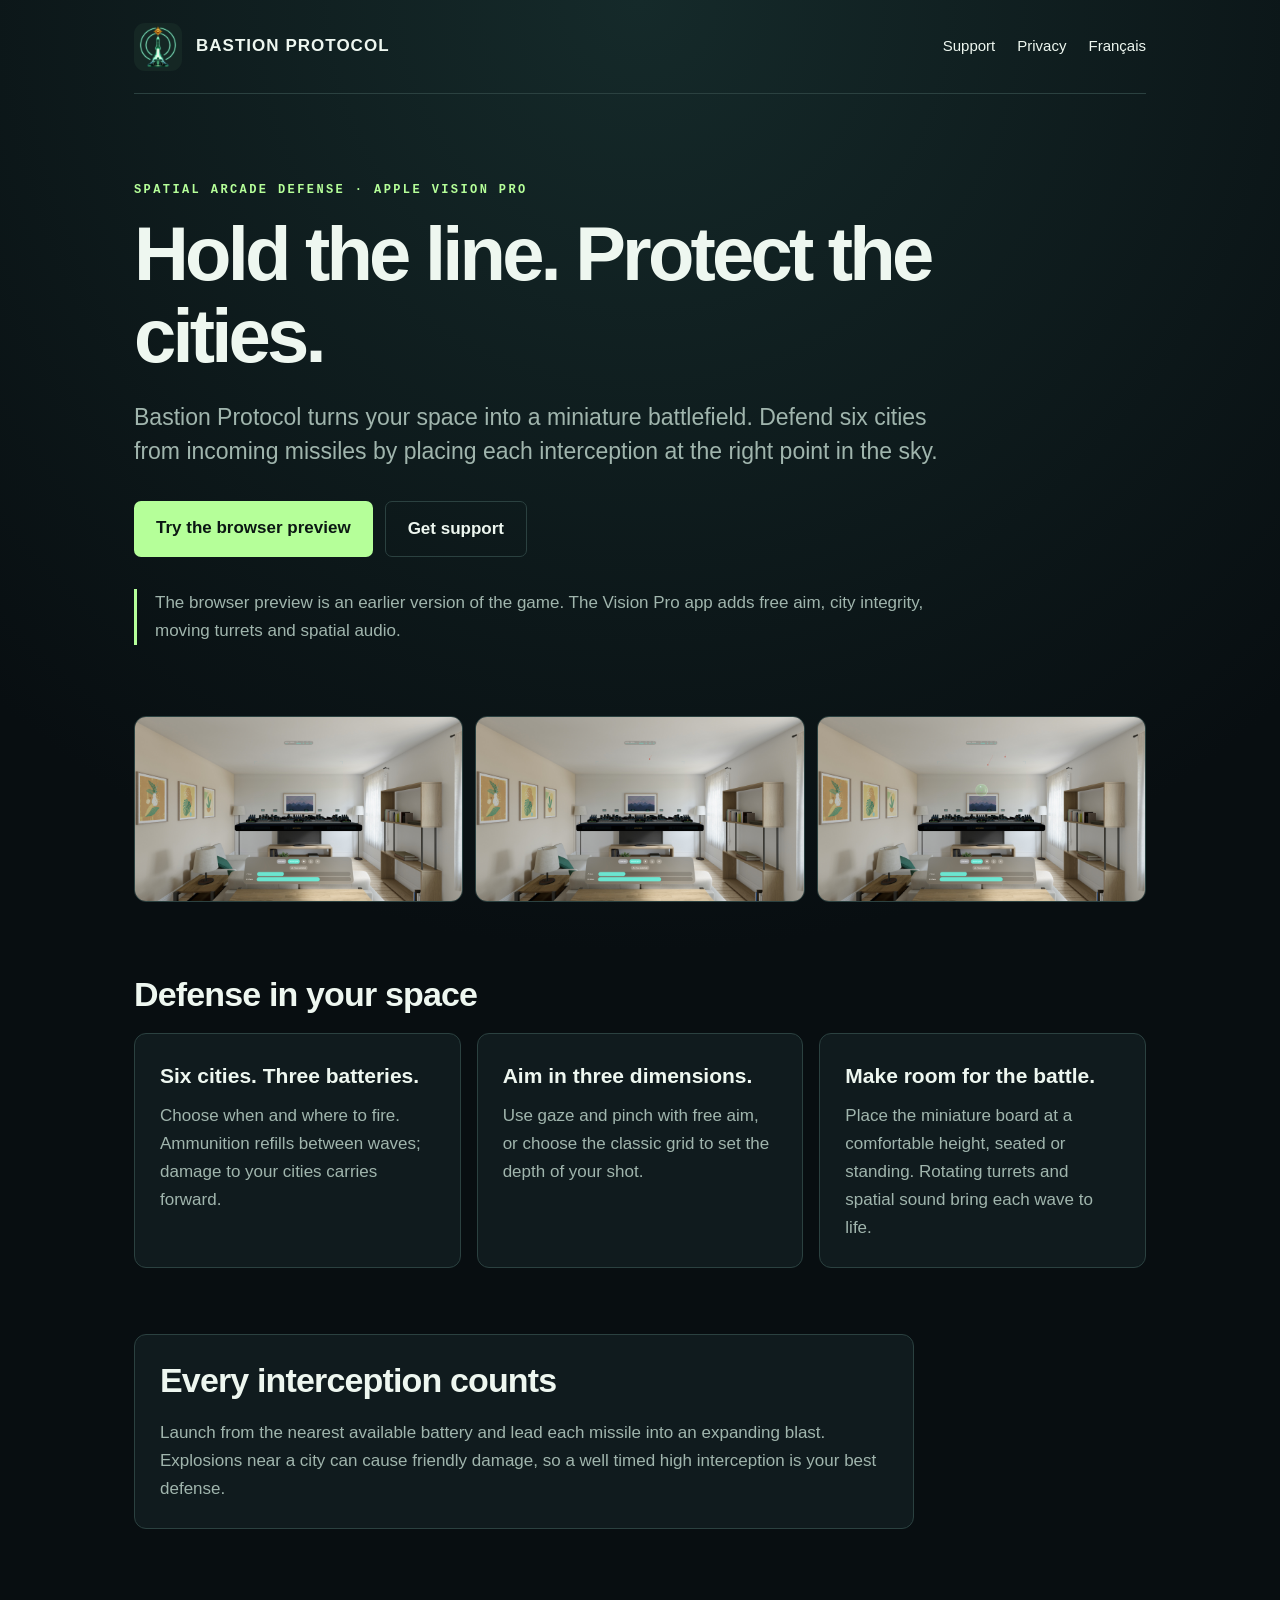
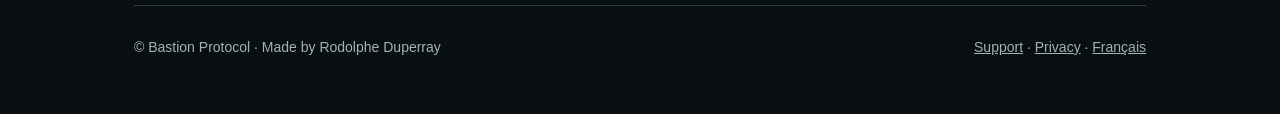
<file: index.html>
<!doctype html><html lang="en"><head><meta charset="utf-8"><meta name="viewport" content="width=device-width,initial-scale=1"><title>Bastion Protocol — Spatial arcade defense</title><meta name="description" content="Defend six cities on a miniature battlefield in your space. Bastion Protocol is an arcade defense game for Apple Vision Pro."><link rel="icon" href="assets/icon.png"><link rel="stylesheet" href="assets/site.css"><link rel="alternate" hreflang="fr" href="fr/"><link rel="alternate" hreflang="en" href="./"></head><body><div class="wrap"><header class="site"><img src="assets/icon.png" alt="Bastion Protocol icon"><span class="brand">Bastion Protocol</span><nav aria-label="Main navigation"><a href="support.html">Support</a><a href="privacy.html">Privacy</a><a href="fr/" lang="fr">Français</a></nav></header><main><section class="hero"><p class="eyebrow">Spatial arcade defense · Apple Vision Pro</p><h1>Hold the line. Protect the cities.</h1><p class="lead">Bastion Protocol turns your space into a miniature battlefield. Defend six cities from incoming missiles by placing each interception at the right point in the sky.</p><div class="actions"><a class="button" href="Preview/">Try the browser preview</a><a class="button secondary" href="support.html">Get support</a></div><p class="notice">The browser preview is an earlier version of the game. The Vision Pro app adds free aim, city integrity, moving turrets and spatial audio.</p></section><div class="shots" aria-label="Game screenshots"><img src="AppStore/screenshots/en/01-board.jpg" alt="Miniature battlefield with six cities and three batteries"><img src="AppStore/screenshots/en/02-wave.jpg" alt="Incoming missile wave above the battlefield"><img src="AppStore/screenshots/en/03-interception.jpg" alt="Interceptor explosion protecting the cities"></div><section class="section"><h2>Defense in your space</h2><div class="grid"><div class="card"><h3>Six cities. Three batteries.</h3><p>Choose when and where to fire. Ammunition refills between waves; damage to your cities carries forward.</p></div><div class="card"><h3>Aim in three dimensions.</h3><p>Use gaze and pinch with free aim, or choose the classic grid to set the depth of your shot.</p></div><div class="card"><h3>Make room for the battle.</h3><p>Place the miniature board at a comfortable height, seated or standing. Rotating turrets and spatial sound bring each wave to life.</p></div></div></section><section class="section wide"><div class="card"><h2>Every interception counts</h2><p>Launch from the nearest available battery and lead each missile into an expanding blast. Explosions near a city can cause friendly damage, so a well timed high interception is your best defense.</p></div></section></main><footer><span>© Bastion Protocol · Made by Rodolphe Duperray</span><span><a href="support.html">Support</a> · <a href="privacy.html">Privacy</a> · <a href="fr/">Français</a></span></footer></div></body></html>
</file>
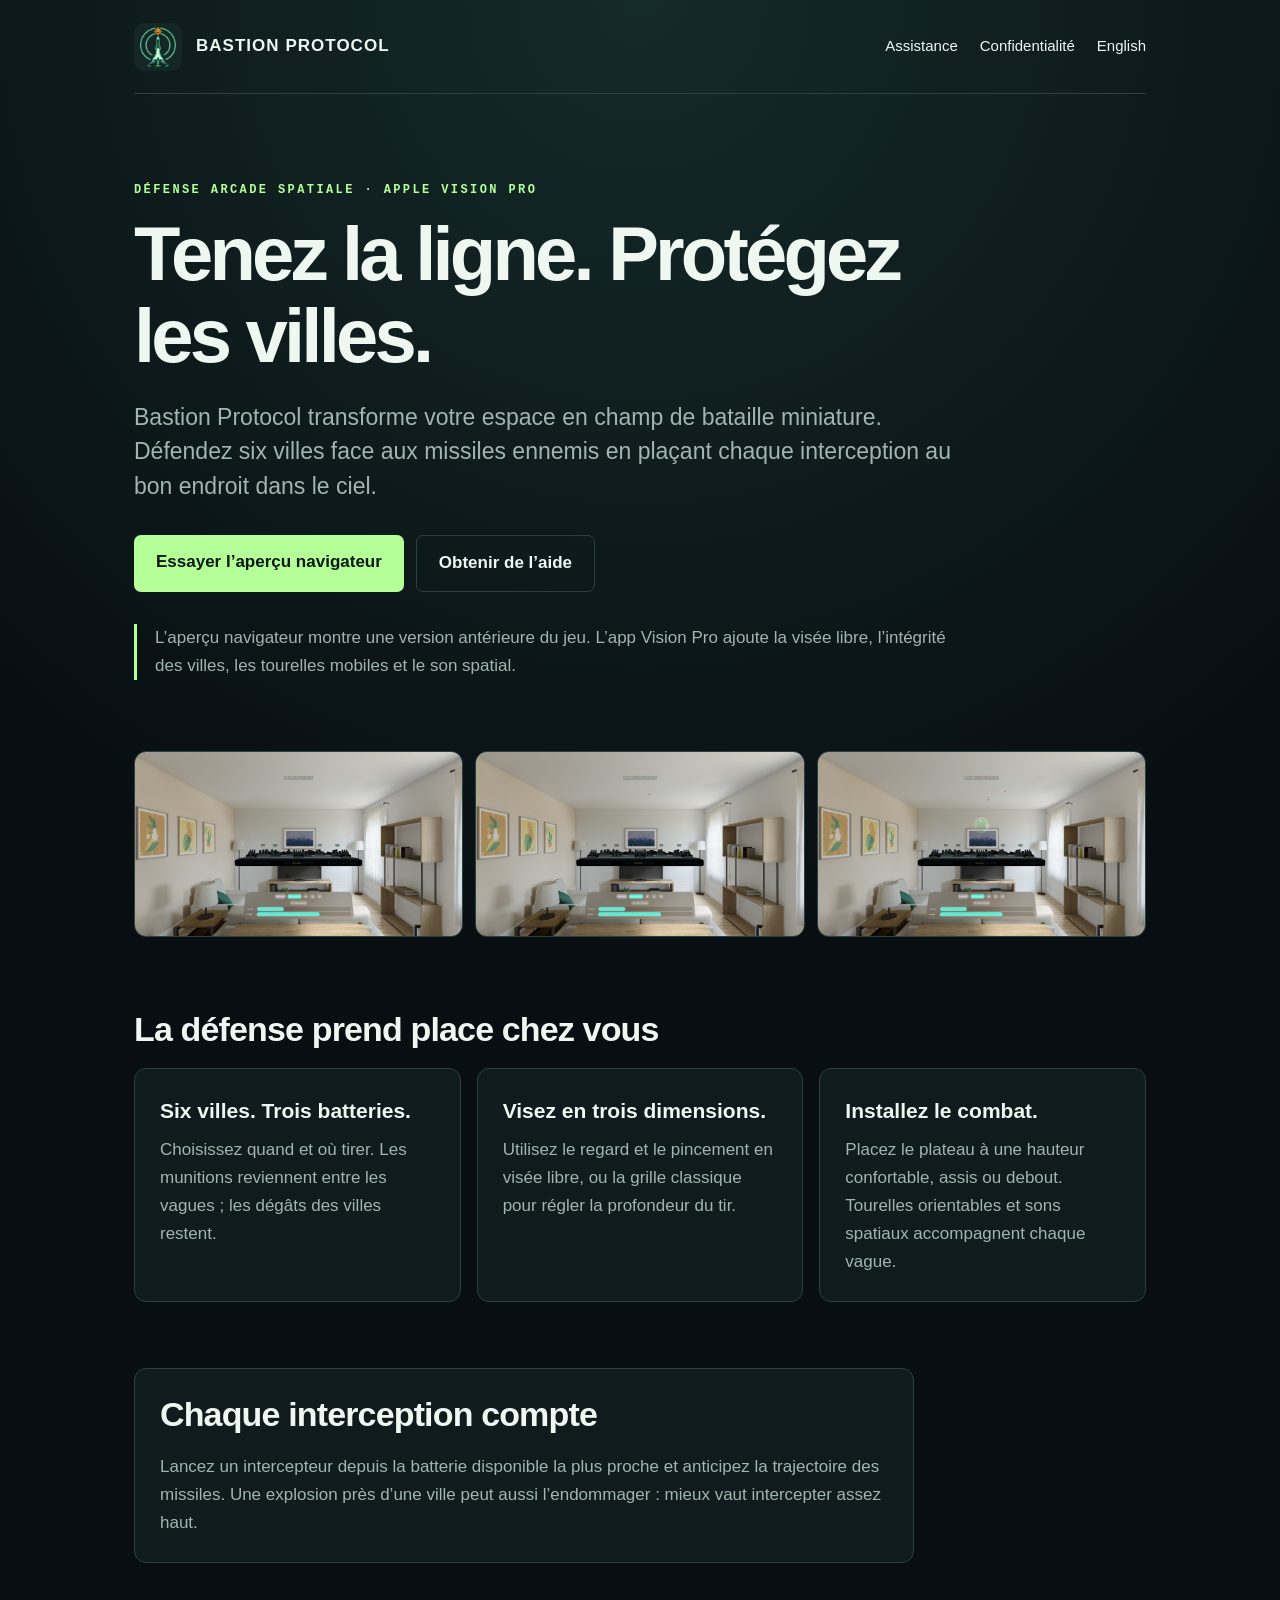
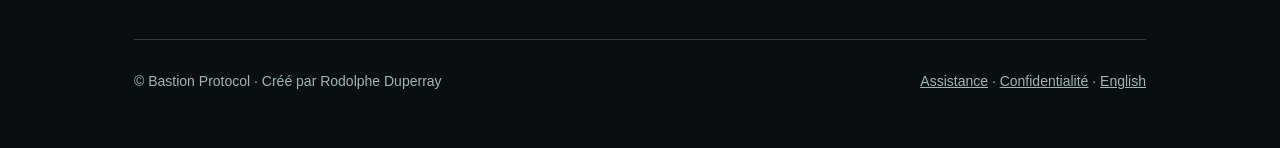
<file: fr/index.html>
<!doctype html><html lang="fr"><head><meta charset="utf-8"><meta name="viewport" content="width=device-width,initial-scale=1"><title>Bastion Protocol — Défense arcade spatiale</title><meta name="description" content="Défendez six villes sur un champ de bataille miniature dans votre espace. Bastion Protocol est un jeu de défense arcade pour Apple Vision Pro."><link rel="icon" href="../assets/icon.png"><link rel="stylesheet" href="../assets/site.css"><link rel="alternate" hreflang="en" href="../"><link rel="alternate" hreflang="fr" href="./"></head><body><div class="wrap"><header class="site"><img src="../assets/icon.png" alt="Icône Bastion Protocol"><span class="brand">Bastion Protocol</span><nav aria-label="Navigation principale"><a href="support.html">Assistance</a><a href="confidentialite.html">Confidentialité</a><a href="../" lang="en">English</a></nav></header><main><section class="hero"><p class="eyebrow">Défense arcade spatiale · Apple Vision Pro</p><h1>Tenez la ligne. Protégez les villes.</h1><p class="lead">Bastion Protocol transforme votre espace en champ de bataille miniature. Défendez six villes face aux missiles ennemis en plaçant chaque interception au bon endroit dans le ciel.</p><div class="actions"><a class="button" href="../Preview/">Essayer l’aperçu navigateur</a><a class="button secondary" href="support.html">Obtenir de l’aide</a></div><p class="notice">L’aperçu navigateur montre une version antérieure du jeu. L’app Vision Pro ajoute la visée libre, l’intégrité des villes, les tourelles mobiles et le son spatial.</p></section><div class="shots" aria-label="Captures du jeu"><img src="../AppStore/screenshots/fr/01-plateau.jpg" alt="Champ de bataille miniature avec six villes et trois batteries"><img src="../AppStore/screenshots/fr/02-vague.jpg" alt="Vague de missiles au-dessus du terrain"><img src="../AppStore/screenshots/fr/03-interception.jpg" alt="Explosion d’un intercepteur protégeant les villes"></div><section class="section"><h2>La défense prend place chez vous</h2><div class="grid"><div class="card"><h3>Six villes. Trois batteries.</h3><p>Choisissez quand et où tirer. Les munitions reviennent entre les vagues ; les dégâts des villes restent.</p></div><div class="card"><h3>Visez en trois dimensions.</h3><p>Utilisez le regard et le pincement en visée libre, ou la grille classique pour régler la profondeur du tir.</p></div><div class="card"><h3>Installez le combat.</h3><p>Placez le plateau à une hauteur confortable, assis ou debout. Tourelles orientables et sons spatiaux accompagnent chaque vague.</p></div></div></section><section class="section wide"><div class="card"><h2>Chaque interception compte</h2><p>Lancez un intercepteur depuis la batterie disponible la plus proche et anticipez la trajectoire des missiles. Une explosion près d’une ville peut aussi l’endommager : mieux vaut intercepter assez haut.</p></div></section></main><footer><span>© Bastion Protocol · Créé par Rodolphe Duperray</span><span><a href="support.html">Assistance</a> · <a href="confidentialite.html">Confidentialité</a> · <a href="../">English</a></span></footer></div></body></html>
</file>
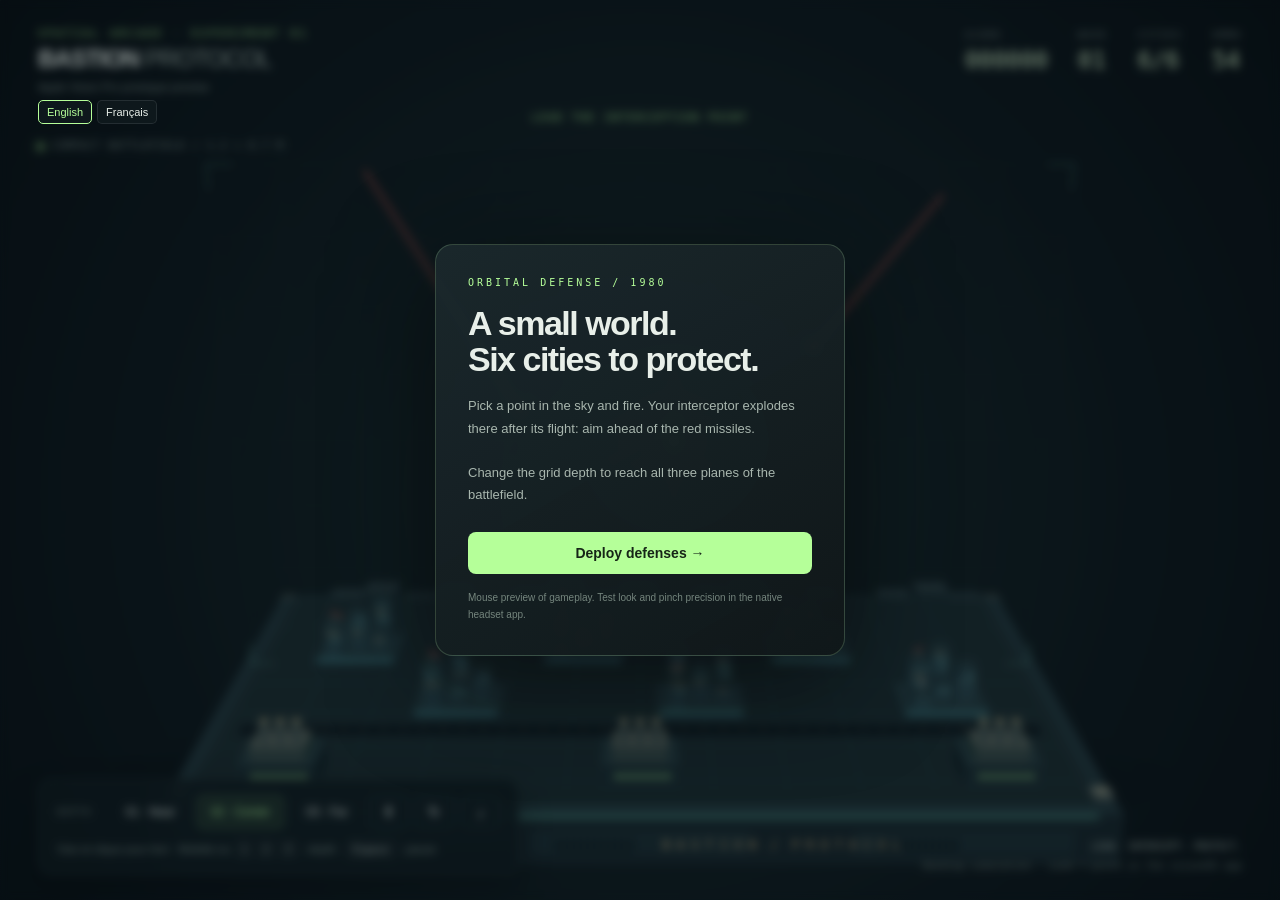
<file: Preview/index.html>
<!doctype html>
<html lang="fr">
<head>
<meta charset="utf-8"><meta name="viewport" content="width=device-width, initial-scale=1">
<title>Bastion Protocol — aperçu jouable</title>
<style>
:root{color-scheme:dark;--mint:#b5ff99;--muted:#84968f;--line:#ffffff18}
*{box-sizing:border-box}body{margin:0;background:#080e11;color:#e8efe9;font:14px -apple-system,BlinkMacSystemFont,"Segoe UI",sans-serif;overflow:hidden}button{font:inherit;color:inherit;cursor:pointer}button:focus-visible,a:focus-visible{outline:2px solid var(--mint);outline-offset:4px}header{position:absolute;top:0;left:0;right:0;padding:28px 38px;display:flex;align-items:start;justify-content:space-between;pointer-events:none;z-index:2}.brand small{display:block;color:var(--mint);font:10px monospace;letter-spacing:3px;margin-bottom:8px}.brand h1{font-size:24px;line-height:1;margin:0;font-weight:850;letter-spacing:-1px}.brand h1 span{font-weight:350;color:#9dada5}.brand p{font-size:11px;color:var(--muted);margin:10px 0}.stats{display:flex;gap:30px;padding:2px 0}.stat small{display:block;color:var(--muted);font:9px monospace;letter-spacing:2px;margin-bottom:7px}.stat b{font:23px monospace;color:#d7f3c8;font-weight:400}.live{position:absolute;left:38px;top:140px;font:10px monospace;color:var(--muted);letter-spacing:1px}.live:before{content:"";display:inline-block;width:5px;height:5px;background:var(--mint);border-radius:50%;margin-right:9px;box-shadow:0 0 10px #b5ff99}.scene{display:block;width:100vw;height:100vh;touch-action:none;cursor:crosshair}footer{position:absolute;bottom:25px;left:38px;right:38px;display:flex;justify-content:space-between;align-items:end;gap:20px;pointer-events:none}.panel{pointer-events:auto;padding:15px 18px;background:#101a1ede;border:1px solid #b4e9d920;border-radius:14px;box-shadow:0 12px 32px #0005;backdrop-filter:blur(20px)}.controls{display:flex;align-items:center;gap:8px}.controls small{font:9px monospace;letter-spacing:1.5px;color:var(--muted);margin-right:12px}.depth,.icon{border:1px solid transparent;background:transparent;padding:9px 13px;border-radius:7px;font-size:12px}.depth[aria-pressed=true]{background:#b5ff9916;color:var(--mint);border-color:#b5ff993c}.icon{border:1px solid var(--line);font-size:15px;min-width:38px;padding:7px 10px}.hint{font-size:11px;color:var(--muted);margin:12px 0 0;line-height:1.6}.hint kbd{font:10px monospace;color:#d1ddd5;border:1px solid #ffffff25;border-radius:3px;padding:2px 5px;margin:0 2px}.right{text-align:right;font:10px monospace;color:#71827c;line-height:1.9}.right strong{color:#a5b4ab;font-weight:400}.overlay{position:absolute;inset:0;display:flex;align-items:center;justify-content:center;background:#07101566;backdrop-filter:blur(5px);z-index:3}.overlay[hidden]{display:none}.card{width:410px;max-width:calc(100vw - 40px);padding:32px;border:1px solid #c5ffbb30;border-radius:18px;background:linear-gradient(150deg,#1b292df5,#101719f8);box-shadow:0 25px 100px #0008}.card .eyebrow{font:10px monospace;letter-spacing:3px;color:var(--mint)}.card h2{font-size:34px;font-weight:700;letter-spacing:-1.5px;line-height:1.05;margin:18px 0}.card p{color:#a8b6ae;font-size:13px;line-height:1.7}.card button{width:100%;margin-top:13px;padding:13px;background:var(--mint);border:0;color:#162517;border-radius:8px;font-weight:650}.card .note{font-size:10px;color:#74857d;margin:15px 0 0}.toast{position:absolute;top:112px;left:50%;transform:translateX(-50%);color:var(--mint);font:10px monospace;letter-spacing:2px;white-space:nowrap;pointer-events:none} @media(max-width:760px){header{padding:20px}.stats{gap:12px}.stat b{font-size:18px}.brand h1{font-size:19px}.brand p{max-width:140px;line-height:1.4}.brand small{font-size:8px;letter-spacing:1px}footer{left:16px;right:16px;bottom:16px}.right{display:none}.panel{width:100%;padding:12px}.controls{justify-content:center;gap:2px}.controls small{display:none}.hint{text-align:center;font-size:10px}.live{left:20px;top:128px}.toast{top:164px;font-size:9px}.stat:nth-child(2){display:none}}
.language{position:absolute;top:100px;left:38px;z-index:4;display:flex;gap:5px}.language button{border:1px solid var(--line);border-radius:5px;background:#101a1ede;padding:5px 8px;font-size:11px}.language button[aria-pressed=true]{color:var(--mint);border-color:var(--mint)}@media(max-width:760px){.language{top:104px;left:20px}}
</style>
</head>
<body>
<header><div class="brand"><small>SPATIAL ARCADE · EXPERIMENT 01</small><h1>BASTION <span>PROTOCOL</span></h1><p>Aperçu du POC Apple Vision Pro</p></div><div class="stats"><div class="stat"><small>SCORE</small><b id="score">000000</b></div><div class="stat"><small>VAGUE</small><b id="wave">01</b></div><div class="stat"><small>VILLES</small><b id="cities">6/6</b></div><div class="stat"><small>CHARGES</small><b id="ammo">54</b></div></div></header>
<div class="language"><button id="lang-en" type="button">English</button><button id="lang-fr" type="button">Français</button></div><div class="live">TERRAIN COMPACT / 1,2 × 0,7 M</div><div class="toast" id="status">SYSTÈMES EN LIGNE</div>
<canvas class="scene" id="scene" aria-label="Terrain 3D de défense. Visez avec la souris puis cliquez pour tirer. Les touches 1, 2 et 3 changent la profondeur." tabindex="0"></canvas>
<footer><div class="panel"><div class="controls"><small>PROFONDEUR</small><button class="depth" data-depth="0" aria-pressed="false">01 · Proche</button><button class="depth" data-depth="1" aria-pressed="true">02 · Centre</button><button class="depth" data-depth="2" aria-pressed="false">03 · Loin</button><button class="icon" id="pause" aria-label="Pause" title="Pause (Espace)">Ⅱ</button><button class="icon" id="restart" aria-label="Recommencer" title="Recommencer">↻</button><button class="icon" id="sound" aria-label="Activer le son" aria-pressed="false" title="Son">♪</button></div><p class="hint">Vise et clique pour tirer · Molette ou <kbd>1</kbd><kbd>2</kbd><kbd>3</kbd> : profondeur · <kbd>Espace</kbd> : pause</p></div><div class="right"><strong>ANTICIPE. INTERCEPTE. PROTÈGE.</strong><br>Simulation de bureau · Regard + pinch dans l’app visionOS</div></footer>
<div class="overlay" id="overlay"><div class="card"><div class="eyebrow">DÉFENSE ORBITALE / 1980</div><h2 id="title">Un petit monde.<br>Six villes à protéger.</h2><p id="description">Choisis un point dans le ciel et tire. Ton intercepteur explose à cet endroit après son trajet : place ta défense devant les missiles rouges.<br><br>Change la profondeur de la grille pour atteindre les trois plans du terrain.</p><button id="start">Déployer la défense →</button><p class="note">Aperçu souris du gameplay. La précision du regard et du pinch se teste dans l’application native sur le casque.</p></div></div>
<script>
'use strict';
const canvas=document.querySelector('#scene'),ctx=canvas.getContext('2d'),$=s=>document.querySelector(s);
const translations={
'Aperçu du POC Apple Vision Pro':'Apple Vision Pro prototype preview','VAGUE':'WAVE','VILLES':'CITIES','CHARGES':'AMMO','TERRAIN COMPACT / 1,2 × 0,7 M':'COMPACT BATTLEFIELD / 1.2 × 0.7 M','SYSTÈMES EN LIGNE':'SYSTEMS ONLINE','PROFONDEUR':'DEPTH','01 · Proche':'01 · Near','02 · Centre':'02 · Center','03 · Loin':'03 · Far','Recommencer':'Restart','Activer le son':'Enable sound','Couper le son':'Mute sound','Son':'Sound','Reprendre':'Resume','Vise et clique pour tirer · Molette ou':'Aim and click to fire · Wheel or',' : profondeur · ':' : depth · ',' : pause':' : pause','ANTICIPE. INTERCEPTE. PROTÈGE.':'LEAD. INTERCEPT. PROTECT.','Simulation de bureau · Regard + pinch dans l’app visionOS':'Desktop simulation · Look + pinch in the visionOS app','DÉFENSE ORBITALE / 1980':'ORBITAL DEFENSE / 1980','Un petit monde.':'A small world.','Six villes à protéger.':'Six cities to protect.','Choisis un point dans le ciel et tire. Ton intercepteur explose à cet endroit après son trajet : place ta défense devant les missiles rouges.':'Pick a point in the sky and fire. Your interceptor explodes there after its flight: aim ahead of the red missiles.','Change la profondeur de la grille pour atteindre les trois plans du terrain.':'Change the grid depth to reach all three planes of the battlefield.','Déployer la défense →':'Deploy defenses →','Aperçu souris du gameplay. La précision du regard et du pinch se teste dans l’application native sur le casque.':'Mouse preview of gameplay. Test look and pinch precision in the native headset app.','BATTERIES ÉPUISÉES':'BATTERIES DEPLETED','INTERCEPTEUR LANCÉ':'INTERCEPTOR LAUNCHED','Transmission perdue.':'Signal lost.','Reprendre la défense →':'Resume defense →','TRANSMISSION PERDUE':'SIGNAL LOST','EN PAUSE':'PAUSED','SECTEUR SÉCURISÉ · RECHARGE':'SECTOR SECURED · RELOADING','ANTICIPE LE POINT D’INTERCEPTION':'LEAD THE INTERCEPTION POINT','Terrain 3D de défense. Visez avec la souris puis cliquez pour tirer. Les touches 1, 2 et 3 changent la profondeur.':'3D defense battlefield. Aim with the mouse and click to fire. Keys 1, 2, and 3 change depth.'};
let language=localStorage.getItem('bastion-language')||((navigator.language||'en').startsWith('fr')?'fr':'en');
const tr=s=>language==='en'?(translations[s]||s):s;
const originalText=new Map();
function setLanguage(next){language=next;localStorage.setItem('bastion-language',next);document.documentElement.lang=next;for(const el of document.querySelectorAll('body *')){if(el.tagName!=='SCRIPT'&&el.tagName!=='STYLE'){for(const node of el.childNodes){if(node.nodeType!==Node.TEXT_NODE||!node.textContent.trim())continue;if(!originalText.has(node))originalText.set(node,node.textContent);node.textContent=tr(originalText.get(node))}}for(const attr of ['aria-label','title'])if(el.hasAttribute(attr)){const key=el.id+':'+attr;if(!originalText.has(key))originalText.set(key,el.getAttribute(attr));el.setAttribute(attr,tr(originalText.get(key)))}}for(const code of ['en','fr'])$('#lang-'+code).setAttribute('aria-pressed',String(next===code));hud();}
$('#lang-en').onclick=()=>setLanguage('en');$('#lang-fr').onclick=()=>setLanguage('fr');
const mint='#b5ff99',red='#ff5a47',cyan='#61cbd5',amber='#edb363';
const V=(x=0,y=0,z=0)=>({x,y,z}),add=(a,b)=>V(a.x+b.x,a.y+b.y,a.z+b.z),sub=(a,b)=>V(a.x-b.x,a.y-b.y,a.z-b.z),mul=(a,s)=>V(a.x*s,a.y*s,a.z*s),dot=(a,b)=>a.x*b.x+a.y*b.y+a.z*b.z,len=a=>Math.hypot(a.x,a.y,a.z),norm=a=>mul(a,1/(len(a)||1)),dist=(a,b)=>len(sub(a,b)),clamp=(v,a,b)=>Math.max(a,Math.min(b,v));
const camera=V(0,1.04,2.1),forward=norm(sub(V(0,.33,0),camera)),right=V(1,0,0),up=V(0,-forward.z,forward.y);
let W=0,H=0,F=0,commands=[],terrain=[],buildings=[],depth=1,aim=null,pointer=null,ready=false,paused=false,over=false,sound=false,audio=null,score=0,wave=1,ammo=[18,18,18],enemies=[],shots=[],blasts=[],spawned=0,spawnClock=2.5,waveBreak=0,kills=0,feedback='',feedbackTime=0,seed=1980,time=0;
const cities=Array.from({length:6},(_,i)=>({p:V(i*.18-.45,.025,i%2===0?-.10:.08),alive:true}));
const bases=[V(-.49,.055,.28),V(0,.055,.28),V(.49,.055,.28)];
function rng(){seed=(Math.imul(seed,1664525)+1013904223)>>>0;return seed/4294967296}
function resize(){W=innerWidth;H=innerHeight;const d=Math.min(devicePixelRatio||1,2);canvas.width=W*d;canvas.height=H*d;ctx.setTransform(d,0,0,d,0,0);F=Math.min(W*1.34,H*1.66);if(pointer)aim=unproject(pointer.x,pointer.y)}
function project(p){const v=sub(p,camera),z=dot(v,forward);return {x:W*.5+dot(v,right)/z*F,y:H*.54-dot(v,up)/z*F,z}}
function unproject(x,y){const ray=add(forward,add(mul(right,(x-W*.5)/F),mul(up,-(y-H*.54)/F))),z=[.23,0,-.23][depth],t=(z-camera.z)/ray.z,p=add(camera,mul(ray,t));return V(clamp(p.x,-.59,.59),clamp(p.y,.06,.78),z)}
function polygon(vertices,fill,stroke){const points=vertices.map(project);commands.push({z:points.reduce((s,p)=>s+p.z,0)/points.length,draw(){ctx.beginPath();points.forEach((p,i)=>i?ctx.lineTo(p.x,p.y):ctx.moveTo(p.x,p.y));ctx.closePath();ctx.fillStyle=fill;ctx.fill();if(stroke){ctx.strokeStyle=stroke;ctx.lineWidth=.6;ctx.stroke()}}})}
function line(a,b,color,width=1,glow=0){const p=project(a),q=project(b);commands.push({z:(p.z+q.z)/2,draw(){ctx.beginPath();ctx.moveTo(p.x,p.y);ctx.lineTo(q.x,q.y);ctx.strokeStyle=color;ctx.lineWidth=width;ctx.shadowBlur=glow;ctx.shadowColor=color;ctx.stroke();ctx.shadowBlur=0}})}
function dot3(p,color,radius=3,glow=12){const q=project(p);commands.push({z:q.z,draw(){ctx.beginPath();ctx.arc(q.x,q.y,radius,0,Math.PI*2);ctx.fillStyle=color;ctx.shadowColor=color;ctx.shadowBlur=glow;ctx.fill();ctx.shadowBlur=0}})}
function box(p,s,colors=['#1b2d33','#253b40','#122126']){let [x,y,z]=[p.x,p.y,p.z],[a,b,c]=[s.x/2,s.y/2,s.z/2];polygon([V(x-a,y-b,z+c),V(x+a,y-b,z+c),V(x+a,y+b,z+c),V(x-a,y+b,z+c)],colors[0],'#b9e3d50b');polygon([V(x-a,y+b,z-c),V(x-a,y+b,z+c),V(x+a,y+b,z+c),V(x+a,y+b,z-c)],colors[1]);if(x<0)polygon([V(x+a,y-b,z+c),V(x+a,y-b,z-c),V(x+a,y+b,z-c),V(x+a,y+b,z+c)],colors[2]);else polygon([V(x-a,y-b,z-c),V(x-a,y-b,z+c),V(x-a,y+b,z+c),V(x-a,y+b,z-c)],colors[2])}
function ring(p,r,color,axis=0,width=1){for(let i=0;i<56;i++){const a=i/56*Math.PI*2,b=(i+1)/56*Math.PI*2;const v=t=>axis===0?V(Math.cos(t)*r,Math.sin(t)*r,0):axis===1?V(Math.cos(t)*r,0,Math.sin(t)*r):V(0,Math.cos(t)*r,Math.sin(t)*r);line(add(p,v(a)),add(p,v(b)),color,width)}}
function drawGround(){box(V(0,-.042,0),V(1.28,.075,.74),['#17252b','#22363c','#0c181d']);box(V(0,.001,0),V(1.22,.009,.68),['#182a2c','#1c2c30','#17262b']);for(let x=-6;x<=6;x++)line(V(x*.1,.007,-.32),V(x*.1,.007,.32),'#72beb021',.6);for(let z=-3;z<=3;z++)line(V(-.60,.007,z*.1),V(.60,.007,z*.1),'#72beb021',.6);for(let z of [-.36,.36])line(V(-.61,-.012,z),V(.61,-.012,z),'#6ed4bb',1.3,8);for(let x of [-.62,.62])line(V(x,-.012,-.33),V(x,-.012,.33),'#6ed4bb',1.3,8);
for(let z of [-.18,.16]){box(V(0,.010,z),V(1.16,.002,.027),['#0c171d','#0c171d','#0c171d']);for(let i=-19;i<=19;i++)line(V(i*.029,.012,z),V(i*.029+.010,.012,z),'#deb26b72',.8)}
for(let i=0;i<19;i++){const h=.025+(i*7%5)*.008;box(V(i*.063-.57,h*.35,-.285),V(.056,h,.054),['#16272c','#2c3d41','#142127'])}
for(let x of [-.62,.62])for(let z of [-.33,.33]){box(V(x,.005,z),V(.026,.008,.027),['#3f4b4b','#6b7770','#333f42']);dot3(V(x,.011,z),amber,1.2,5)}
for(let x of [-.43,0,.43]){box(V(x,-.044,.374),V(.29,.03,.003));for(let j=0;j<12;j++)line(V(x-.11+j*.009,-.055,.378),V(x-.11+j*.009,-.034,.378),'#060e12',2);}
const label=project(V(.03,-.05,.379));commands.push({z:label.z-.001,draw(){ctx.fillStyle='#d3b27c';ctx.font=`${Math.max(7,F/125)}px monospace`;ctx.fillText('B A S T I O N  /  P R O T O C O L',label.x,label.y)}});
}
function drawCities(){cities.forEach((city,ci)=>{const c=city.p;box(V(c.x,.016,c.z),V(.13,.009,.105));for(let i=0;i<7;i++){const x=c.x+(i%3)*.035-.035,z=c.z+Math.floor(i/3)*.029-.026,h=(3+((i*3+ci*2)%7))*.008*(city.alive?1:.13);box(V(x,h/2+.022,z),V(.024,h,.021),city.alive?['#29444c','#536663','#1e333b']:['#281f20','#453334','#211c1e']);box(V(x,h+.022,z),V(.027,.003,.024));if(city.alive){for(let row=0;row<Math.floor(h/.012);row++)for(let col=0;col<3;col++)if((row+col+i)%4!==0){const wx=x-.007+col*.007,wy=.029+row*.012;line(V(wx,wy,z+.011),V(wx+.0025,wy,z+.011),(row+i)%3===0?'#efbe72':'#8cd4cc',1.6,3)}if(i%3===0){line(V(x,h+.022,z),V(x,h+.04,z),'#839894',.7);dot3(V(x,h+.04,z),red,1,5)}}}if(city.alive)line(V(c.x-.06,.023,c.z+.053),V(c.x+.06,.023,c.z+.053),cyan,1,5)})}
function drawBases(){bases.forEach((p,i)=>{box(V(p.x,.024,p.z),V(.105,.035,.075));box(V(p.x,.049,p.z),V(.075,.022,.052),['#364847','#58625b','#223836']);for(let x of [-.022,0,.022]){box(V(p.x+x,.068,p.z-.004),V(.012,.035,.013),['#425251','#758579','#344140']);dot3(V(p.x+x,.086,p.z-.004),ammo[i]>0?amber:'#4c4539',1.5,3)}for(let j=0;j<6;j++)line(V(p.x-.033+j*.013,.025,p.z+.039),V(p.x-.025+j*.013,.025,p.z+.039),ammo[i]>j*3?mint:'#34483e',2,ammo[i]>j*3?4:0)})}
function drawAim(){const z=[.23,0,-.23][depth];for(let x=-6;x<=6;x++)line(V(x*.1,.04,z),V(x*.1,.80,z),'#79caba15',.5);for(let y=1;y<=8;y++)line(V(-.60,y*.1,z),V(.60,y*.1,z),'#79caba15',.5);for(let x of [-.6,.6])for(let y of [.04,.80]){line(V(x,y,z),V(x-Math.sign(x)*.035,y,z),'#76d7bd80',1);line(V(x,y,z),V(x,y+(y<.1?.035:-.035),z),'#76d7bd80',1)}if(aim&&ready&&!over){line(V(aim.x,.009,aim.z),aim,'#b5ff9944',.7);ring(aim,.024,mint,0,1);line(add(aim,V(-.038,0,0)),add(aim,V(-.014,0,0)),mint,1);line(add(aim,V(.014,0,0)),add(aim,V(.038,0,0)),mint,1);dot3(aim,mint,1.5,5);ring(V(aim.x,.012,aim.z),.018,'#b5ff9944',1,.8)}}
function drawMissile(m,defensive){line(m.origin,m.p,defensive?'#61cbd590':'#ff665bc0',defensive?1:1.35,defensive?5:7);dot3(m.p,defensive?'#e1ffff':'#ffd2a9',defensive?2.2:3,13);if(defensive)ring(m.to,.015,'#61cbd599',0,.7)}
function radius(b){return b.r*Math.min(1,b.age/.32)*Math.min(1,Math.max(0,(b.life-b.age)/.55))}
function drawBlast(b){const r=radius(b);if(r<=0)return;const p=project(b.p),rp=project(add(b.p,V(r,0,0))),screenR=Math.abs(p.x-rp.x),c=b.defensive?mint:amber;commands.push({z:p.z+.015,draw(){const g=ctx.createRadialGradient(p.x,p.y,0,p.x,p.y,screenR);g.addColorStop(0,b.defensive?'#b5ff992d':'#ffba5e55');g.addColorStop(.75,b.defensive?'#b5ff9910':'#ffba5e18');g.addColorStop(1,'#b5ff9900');ctx.fillStyle=g;ctx.beginPath();ctx.arc(p.x,p.y,screenR,0,Math.PI*2);ctx.fill()}});ring(b.p,r,c+'a0',0,1);ring(b.p,r,c+'65',1,.8);ring(b.p,r,c+'50',2,.8);dot3(b.p,c,Math.max(1,screenR*.05),20)}
function draw(){commands=[];ctx.clearRect(0,0,W,H);const bg=ctx.createRadialGradient(W*.5,H*.55,10,W*.5,H*.55,W*.65);bg.addColorStop(0,'#19292b');bg.addColorStop(.65,'#0c151a');bg.addColorStop(1,'#070d11');ctx.fillStyle=bg;ctx.fillRect(0,0,W,H);ctx.fillStyle='#bddfc80a';for(let i=0;i<80;i++){let x=(i*173.7)%W,y=(i*113.9)%(H*.75);ctx.fillRect(x,y,1,1)}
const shadow=project(V(0,-.16,0));ctx.save();ctx.translate(shadow.x,shadow.y);ctx.scale(1,.15);const g=ctx.createRadialGradient(0,0,0,0,0,F*.37);g.addColorStop(0,'#00000090');g.addColorStop(1,'#00000000');ctx.fillStyle=g;ctx.beginPath();ctx.arc(0,0,F*.37,0,Math.PI*2);ctx.fill();ctx.restore();
drawGround();commands.sort((a,b)=>b.z-a.z).forEach(c=>c.draw());commands=[];drawCities();drawBases();drawAim();enemies.forEach(m=>drawMissile(m,false));shots.forEach(m=>drawMissile(m,true));blasts.forEach(drawBlast);if(!ready){drawMissile({origin:V(-.40,.78,-.10),p:V(-.18,.43,-.06)},false);drawMissile({origin:V(.39,.78,.16),p:V(.24,.56,.08)},false);drawBlast({p:V(.05,.4,0),age:.5+Math.sin(time)*.1,r:.13,life:2,defensive:true})}commands.sort((a,b)=>b.z-a.z).forEach(c=>c.draw());}
function beep(type){if(!sound||!audio)return;const t=audio.currentTime,o=audio.createOscillator(),g=audio.createGain();o.type=type==='shot'?'triangle':'sine';o.frequency.setValueAtTime(type==='shot'?850:130,t);o.frequency.exponentialRampToValueAtTime(type==='shot'?170:32,t+.22);g.gain.setValueAtTime(type==='shot'?.035:.075,t);g.gain.exponentialRampToValueAtTime(.001,t+.3);o.connect(g).connect(audio.destination);o.start(t);o.stop(t+.31)}
function fire(){if(!ready||paused||over||!aim||waveBreak>0)return;const available=bases.map((p,i)=>({i,d:dist(p,aim)})).filter(b=>ammo[b.i]>0).sort((a,b)=>a.d-b.d);if(!available.length){feedback='BATTERIES ÉPUISÉES';feedbackTime=1;return}const i=available[0].i;ammo[i]--;shots.push({origin:{...bases[i]},p:{...bases[i]},to:{...aim},speed:.85});beep('shot');feedback='INTERCEPTEUR LANCÉ';feedbackTime=.7;hud()}
function blast(p,r=.155,life=1.85,defensive=true){blasts.push({p:{...p},r,life,age:0,defensive})}
function advance(m,dt){const v=sub(m.to,m.p),d=len(v);if(d<=m.speed*dt){m.p={...m.to};return true}m.p=add(m.p,mul(v,m.speed*dt/d));return false}
function segmentDistance(p,a,b){const ab=sub(b,a),t=clamp(dot(sub(p,a),ab)/Math.max(.000001,dot(ab,ab)),0,1);return dist(p,add(a,mul(ab,t)))}
function step(dt){if(!ready||paused||over)return;feedbackTime-=dt;if(waveBreak>0){waveBreak-=dt;if(waveBreak<=0){wave++;ammo=[18,18,18];spawned=0;spawnClock=1.5}}else if(spawned<7+wave*3){spawnClock-=dt;if(spawnClock<=0){const live=cities.map((c,i)=>({c,i})).filter(x=>x.c.alive),target=live[Math.floor(rng()*live.length)],origin=V(rng()*1.12-.56,.8,rng()*.5-.25);enemies.push({origin,p:{...origin},to:{...target.c.p},city:target.i,speed:Math.min(.19,.060+wave*.011)});spawned++;spawnClock=Math.max(.48,1.55-wave*.09)}}
blasts.forEach(b=>b.age+=dt);blasts=blasts.filter(b=>b.age<b.life);shots=shots.filter(m=>{if(advance(m,dt)){blast(m.to);return false}return true});const pending=[];enemies=enemies.filter(m=>{const previous={...m.p},arrived=advance(m,dt);if(blasts.some(b=>b.defensive&&segmentDistance(b.p,previous,m.p)<=radius(b))){pending.push({...m.p});score+=100;kills++;beep('hit');return false}if(arrived){cities[m.city].alive=false;blast(m.to,.10,1.1,false);beep('impact');return false}return true});pending.forEach(p=>blast(p,.105,1));if(cities.every(c=>!c.alive)){over=true;$('#title').textContent=tr('Transmission perdue.');$('#description').textContent=language==='fr'?`${score.toLocaleString('fr-FR')} points · ${kills} missiles interceptés · vague ${wave}. Reprends la défense et place tes explosions un peu plus tôt sur les trajectoires.`:`${score.toLocaleString('en-US')} points · ${kills} missiles intercepted · wave ${wave}. Resume defense and place your explosions earlier along the flight paths.`;$('#start').textContent=tr('Reprendre la défense →');$('#overlay').hidden=false}else if(spawned===7+wave*3&&!enemies.length&&!shots.length&&!blasts.length&&waveBreak<=0){score+=cities.filter(c=>c.alive).length*150+ammo.reduce((a,b)=>a+b)*5;waveBreak=3}hud()}
function hud(){$('#score').textContent=String(score).padStart(6,'0');$('#wave').textContent=String(wave).padStart(2,'0');$('#cities').textContent=cities.filter(c=>c.alive).length+'/6';$('#ammo').textContent=ammo.reduce((a,b)=>a+b);$('#status').textContent=tr(over?'TRANSMISSION PERDUE':paused?'EN PAUSE':waveBreak>0?'SECTEUR SÉCURISÉ · RECHARGE':feedbackTime>0?feedback:'ANTICIPE LE POINT D’INTERCEPTION');$('#pause').textContent=paused?'▶':'Ⅱ';$('#pause').setAttribute('aria-label',tr(paused?'Reprendre':'Pause'))}
function reset(){score=0;wave=1;ammo=[18,18,18];enemies=[];shots=[];blasts=[];spawned=0;spawnClock=2.5;waveBreak=0;kills=0;seed=1980;feedbackTime=0;cities.forEach(c=>c.alive=true);paused=false;over=false;ready=true;$('#overlay').hidden=true;hud()}
function setDepth(d){depth=clamp(d,0,2);document.querySelectorAll('.depth').forEach((b,i)=>b.setAttribute('aria-pressed',String(i===depth)));if(pointer)aim=unproject(pointer.x,pointer.y)}
canvas.addEventListener('pointermove',e=>{pointer={x:e.clientX,y:e.clientY};aim=unproject(e.clientX,e.clientY)});canvas.addEventListener('pointerdown',e=>{if(e.button!==0)return;pointer={x:e.clientX,y:e.clientY};aim=unproject(e.clientX,e.clientY);canvas.setPointerCapture(e.pointerId)});canvas.addEventListener('pointerup',e=>{if(e.button===0)fire()});canvas.addEventListener('pointerleave',()=>{aim=null;pointer=null});canvas.addEventListener('wheel',e=>{e.preventDefault();setDepth(depth+Math.sign(e.deltaY))},{passive:false});
document.querySelectorAll('.depth').forEach(b=>b.onclick=()=>setDepth(Number(b.dataset.depth)));$('#start').onclick=reset;$('#restart').onclick=reset;$('#pause').onclick=()=>{if(!ready||over)return;paused=!paused;hud()};$('#sound').onclick=()=>{sound=!sound;if(sound){audio??=new(window.AudioContext||window.webkitAudioContext)();audio.resume()}$('#sound').setAttribute('aria-pressed',String(sound));$('#sound').setAttribute('aria-label',tr(sound?'Couper le son':'Activer le son'));$('#sound').style.color=sound?mint:''};
addEventListener('keydown',e=>{if(e.target instanceof HTMLButtonElement)return;if(['1','2','3'].includes(e.key))setDepth(Number(e.key)-1);if(e.code==='Space'){e.preventDefault();if(ready&&!over){paused=!paused;hud()}}});document.addEventListener('visibilitychange',()=>{if(document.hidden&&ready&&!over){paused=true;hud()}});addEventListener('resize',resize);resize();setLanguage(language);
let last=performance.now(),accumulator=0;function frame(now){const dt=Math.min((now-last)/1000,.1);last=now;time+=dt;accumulator+=dt;while(accumulator>=1/120){step(1/120);accumulator-=1/120}draw();requestAnimationFrame(frame)}requestAnimationFrame(frame);
</script>
</body>
</html>
</file>
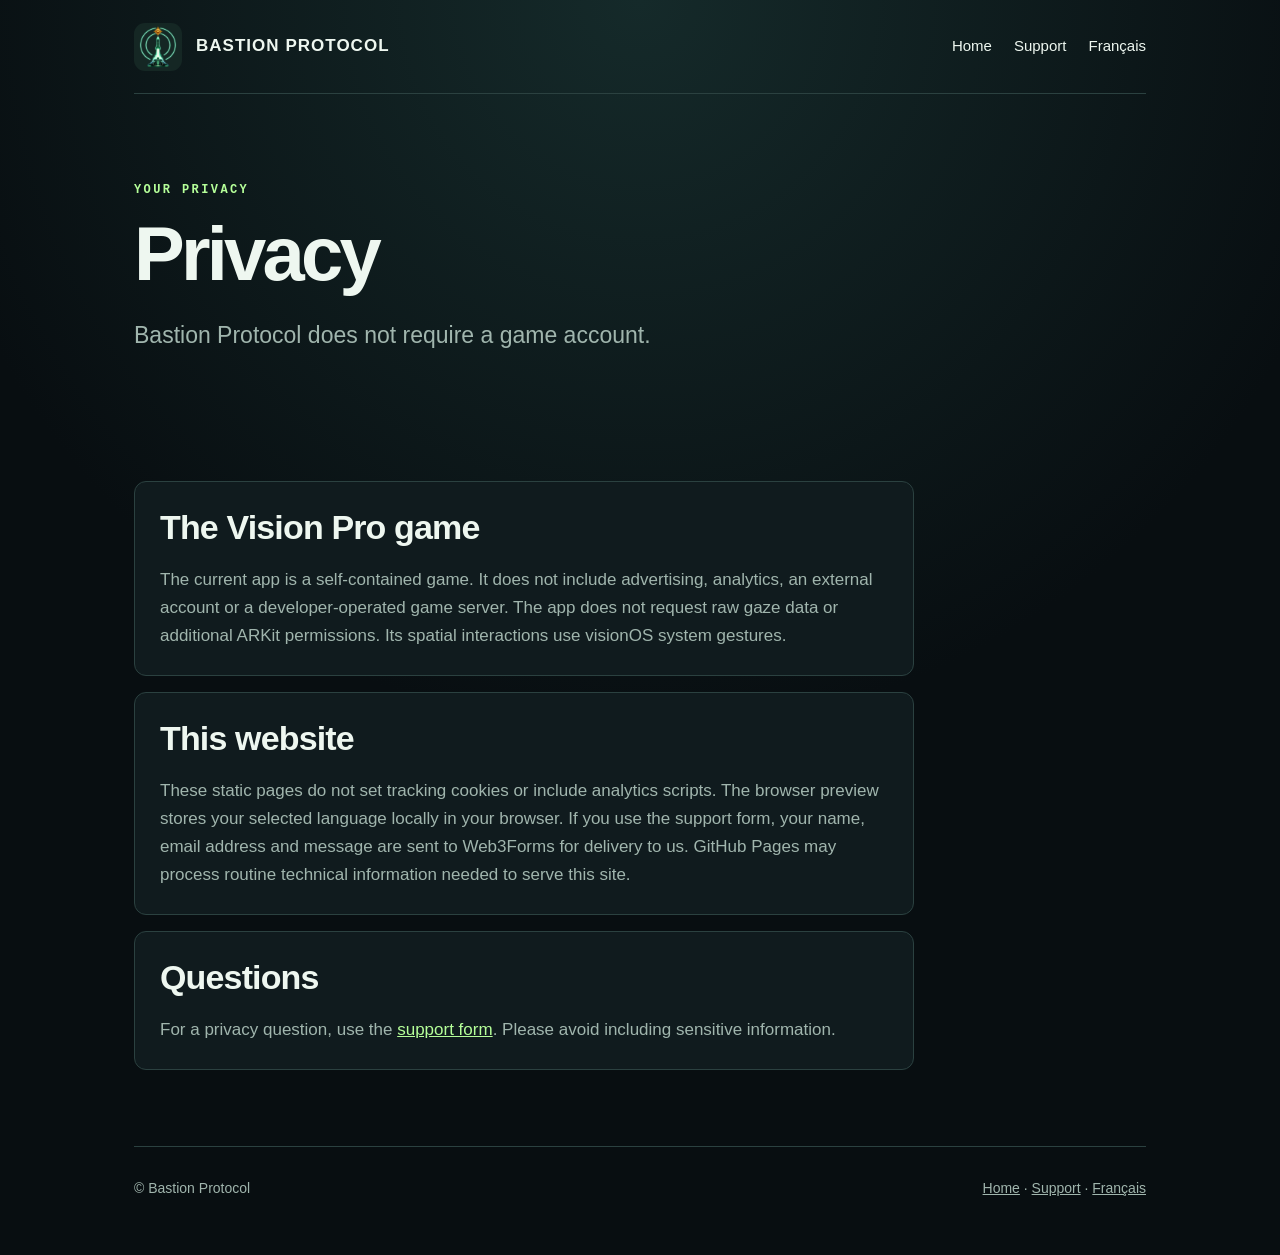
<file: privacy.html>
<!doctype html><html lang="en"><head><meta charset="utf-8"><meta name="viewport" content="width=device-width,initial-scale=1"><title>Bastion Protocol — Privacy</title><meta name="description" content="Privacy information for the Bastion Protocol game and website."><link rel="icon" href="assets/icon.png"><link rel="stylesheet" href="assets/site.css"><link rel="alternate" hreflang="fr" href="fr/confidentialite.html"></head><body><div class="wrap"><header class="site"><img src="assets/icon.png" alt="Bastion Protocol icon"><span class="brand">Bastion Protocol</span><nav aria-label="Main navigation"><a href="index.html">Home</a><a href="support.html">Support</a><a href="fr/confidentialite.html" lang="fr">Français</a></nav></header><main class="wide"><section class="hero"><p class="eyebrow">Your privacy</p><h1>Privacy</h1><p class="lead">Bastion Protocol does not require a game account.</p></section><section class="section"><div class="stack"><div class="card"><h2>The Vision Pro game</h2><p>The current app is a self-contained game. It does not include advertising, analytics, an external account or a developer-operated game server. The app does not request raw gaze data or additional ARKit permissions. Its spatial interactions use visionOS system gestures.</p></div><div class="card"><h2>This website</h2><p>These static pages do not set tracking cookies or include analytics scripts. The browser preview stores your selected language locally in your browser. If you use the support form, your name, email address and message are sent to Web3Forms for delivery to us. GitHub Pages may process routine technical information needed to serve this site.</p></div><div class="card"><h2>Questions</h2><p>For a privacy question, use the <a href="support.html">support form</a>. Please avoid including sensitive information.</p></div></div></section></main><footer><span>© Bastion Protocol</span><span><a href="index.html">Home</a> · <a href="support.html">Support</a> · <a href="fr/confidentialite.html">Français</a></span></footer></div></body></html>
</file>
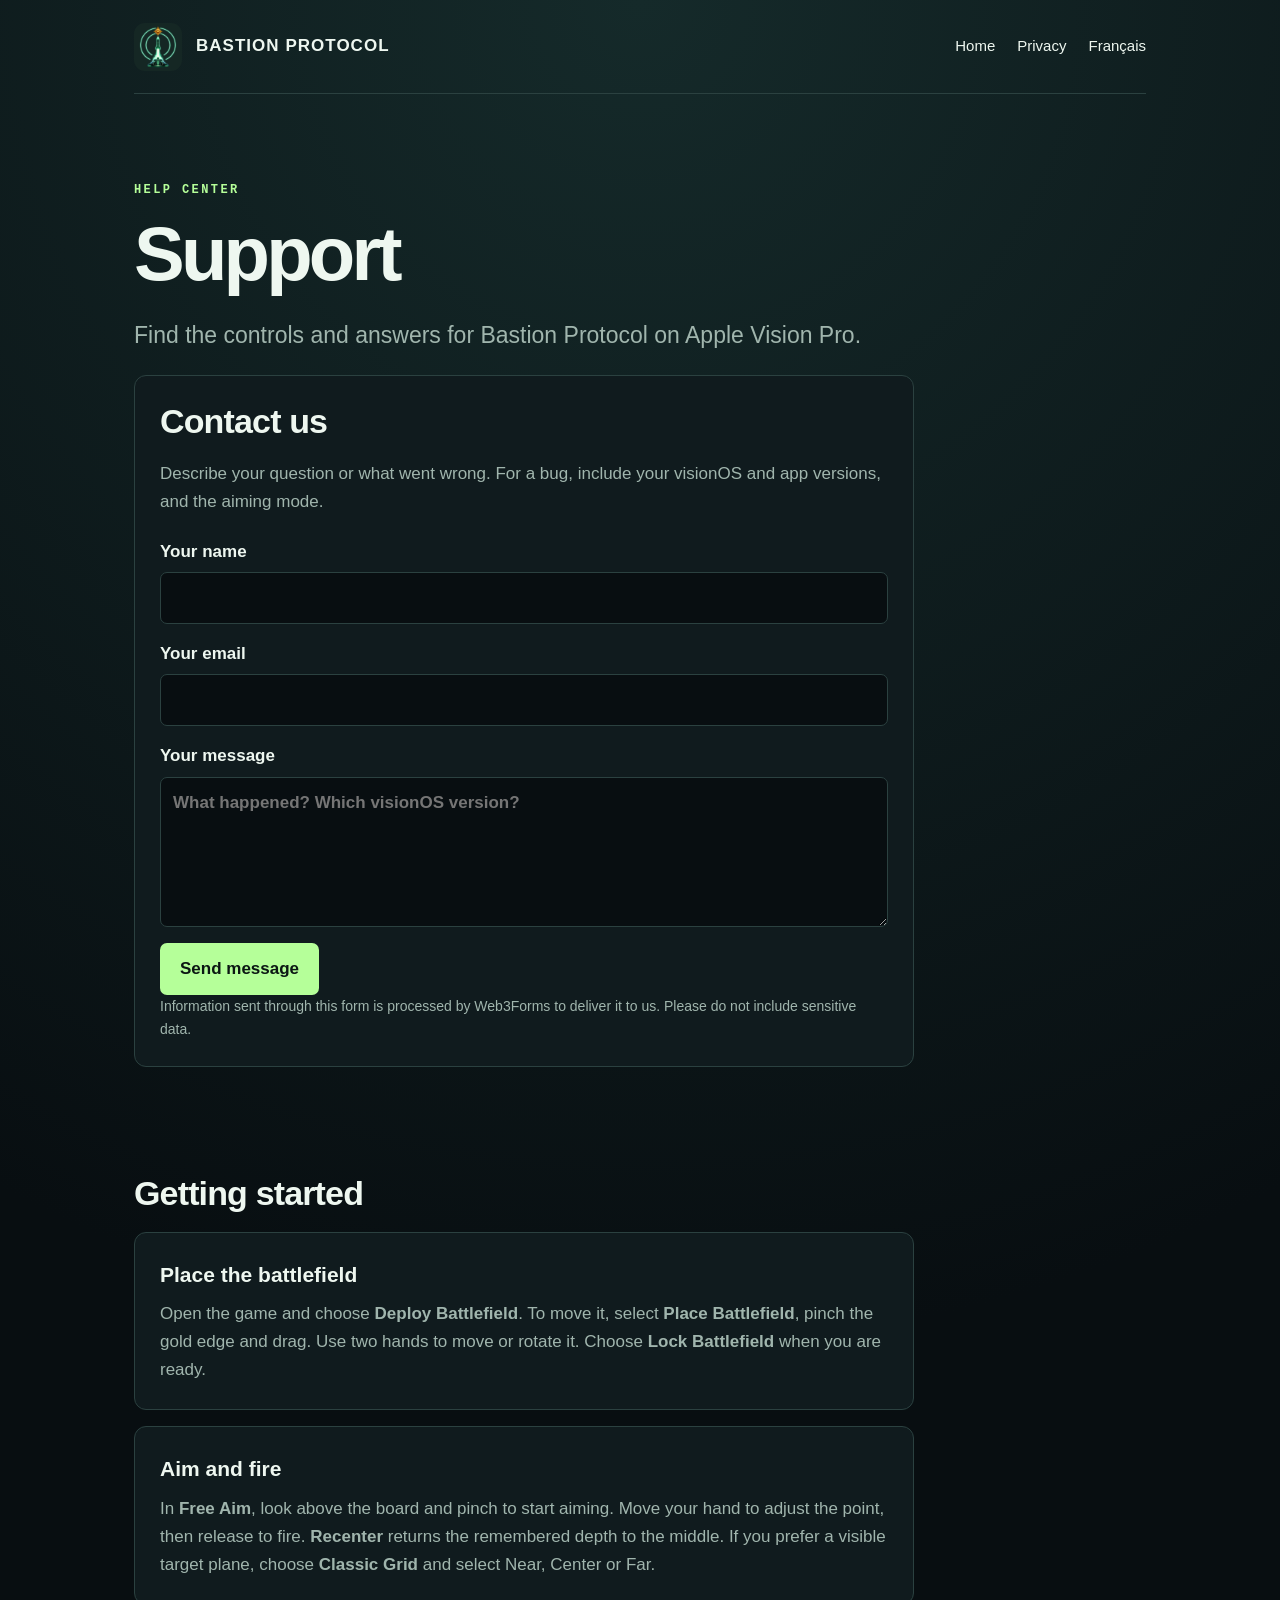
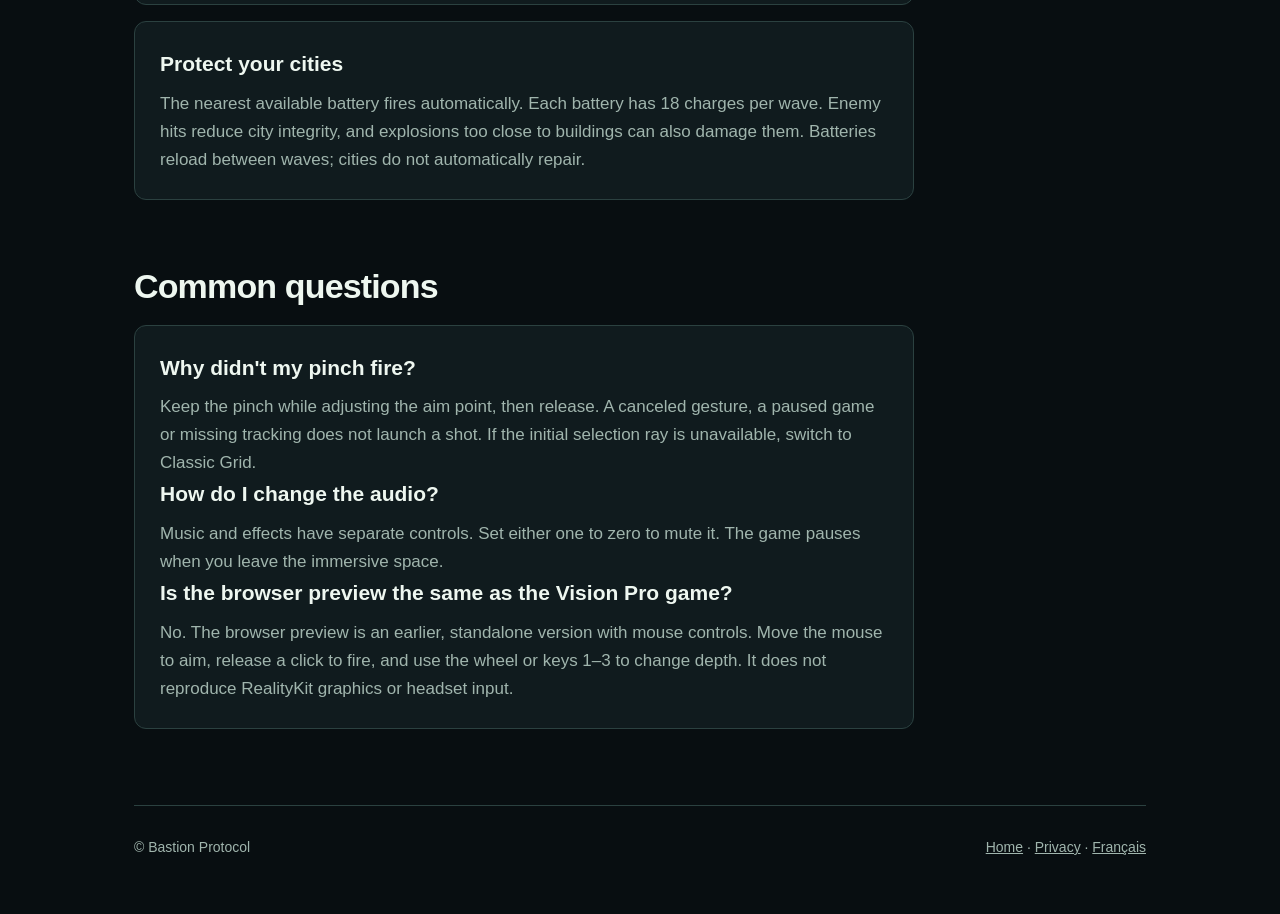
<file: support.html>
<!doctype html><html lang="en"><head><meta charset="utf-8"><meta name="viewport" content="width=device-width,initial-scale=1"><title>Bastion Protocol — Support</title><meta name="description" content="Help with aiming, moving the board, audio and the browser preview in Bastion Protocol."><link rel="icon" href="assets/icon.png"><link rel="stylesheet" href="assets/site.css"><link rel="alternate" hreflang="fr" href="fr/support.html"></head><body><div class="wrap"><header class="site"><img src="assets/icon.png" alt="Bastion Protocol icon"><span class="brand">Bastion Protocol</span><nav aria-label="Main navigation"><a href="index.html">Home</a><a href="privacy.html">Privacy</a><a href="fr/support.html" lang="fr">Français</a></nav></header><main class="wide"><section class="hero"><p class="eyebrow">Help center</p><h1>Support</h1><p class="lead">Find the controls and answers for Bastion Protocol on Apple Vision Pro.</p><div class="card"><h2>Contact us</h2><p>Describe your question or what went wrong. For a bug, include your visionOS and app versions, and the aiming mode.</p><form class="contact" action="https://api.web3forms.com/submit" method="POST"><input type="hidden" name="access_key" value="765ba727-a142-42ca-9aef-b8ec6f0c8cf2"><input type="hidden" name="subject" value="Bastion Protocol — support request"><input type="hidden" name="from_name" value="Bastion Protocol support"><input type="hidden" name="redirect" value="https://rodo79.github.io/bastion-protocol-site/thanks.html"><input type="checkbox" name="botcheck" class="hp" tabindex="-1" autocomplete="off"><label>Your name<input name="name" type="text" required autocomplete="name"></label><label>Your email<input name="email" type="email" required autocomplete="email"></label><label>Your message<textarea name="message" required placeholder="What happened? Which visionOS version?"></textarea></label><button type="submit">Send message</button></form><p class="small">Information sent through this form is processed by Web3Forms to deliver it to us. Please do not include sensitive data.</p></div></section><section class="section"><h2>Getting started</h2><div class="stack"><div class="card"><h3>Place the battlefield</h3><p>Open the game and choose <strong>Deploy Battlefield</strong>. To move it, select <strong>Place Battlefield</strong>, pinch the gold edge and drag. Use two hands to move or rotate it. Choose <strong>Lock Battlefield</strong> when you are ready.</p></div><div class="card"><h3>Aim and fire</h3><p>In <strong>Free Aim</strong>, look above the board and pinch to start aiming. Move your hand to adjust the point, then release to fire. <strong>Recenter</strong> returns the remembered depth to the middle. If you prefer a visible target plane, choose <strong>Classic Grid</strong> and select Near, Center or Far.</p></div><div class="card"><h3>Protect your cities</h3><p>The nearest available battery fires automatically. Each battery has 18 charges per wave. Enemy hits reduce city integrity, and explosions too close to buildings can also damage them. Batteries reload between waves; cities do not automatically repair.</p></div></div></section><section class="section"><h2>Common questions</h2><div class="card"><h3>Why didn't my pinch fire?</h3><p>Keep the pinch while adjusting the aim point, then release. A canceled gesture, a paused game or missing tracking does not launch a shot. If the initial selection ray is unavailable, switch to Classic Grid.</p><h3>How do I change the audio?</h3><p>Music and effects have separate controls. Set either one to zero to mute it. The game pauses when you leave the immersive space.</p><h3>Is the browser preview the same as the Vision Pro game?</h3><p>No. The browser preview is an earlier, standalone version with mouse controls. Move the mouse to aim, release a click to fire, and use the wheel or keys 1–3 to change depth. It does not reproduce RealityKit graphics or headset input.</p></div></section></main><footer><span>© Bastion Protocol</span><span><a href="index.html">Home</a> · <a href="privacy.html">Privacy</a> · <a href="fr/support.html">Français</a></span></footer></div></body></html>
</file>
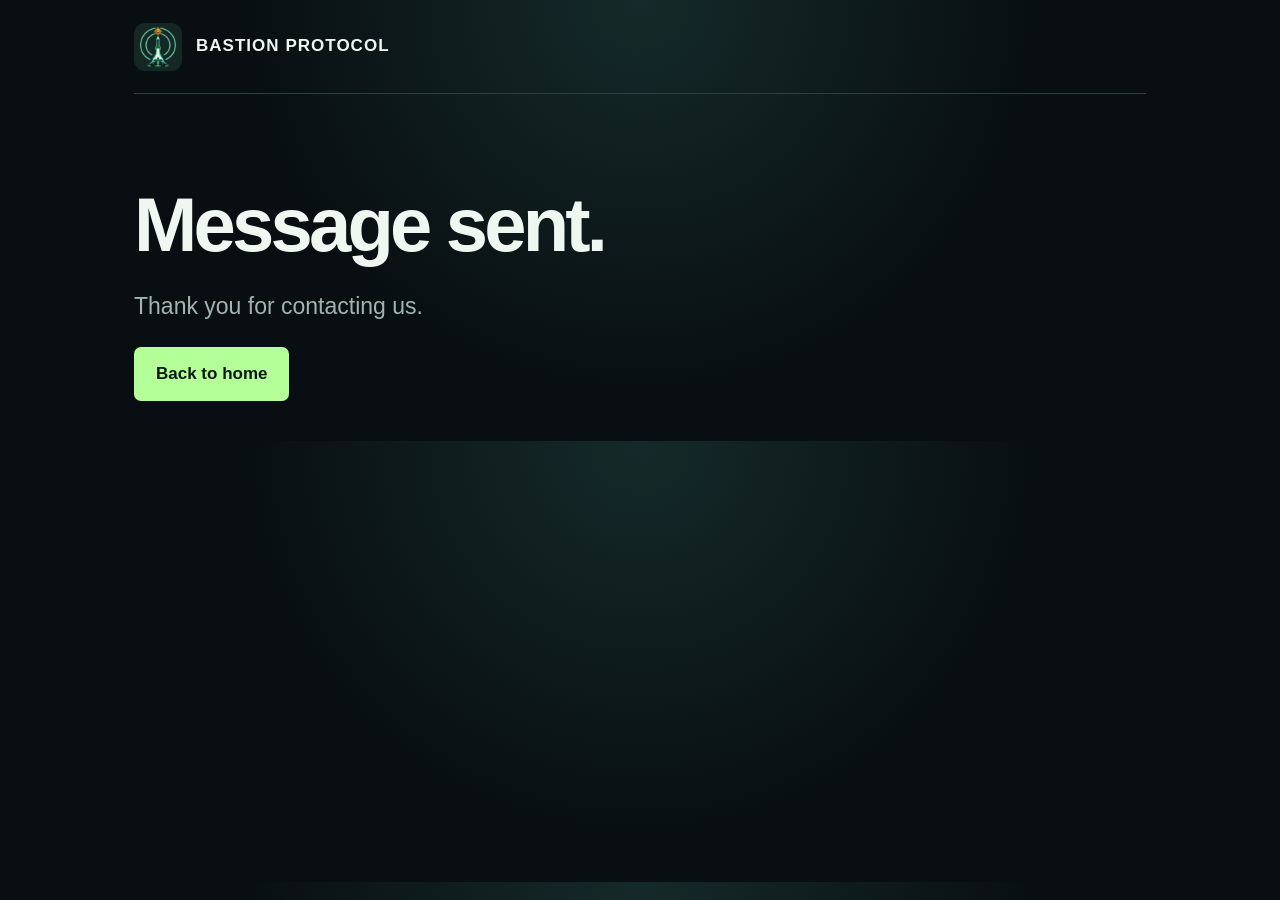
<file: thanks.html>
<!doctype html><html lang="en"><head><meta charset="utf-8"><meta name="viewport" content="width=device-width,initial-scale=1"><title>Bastion Protocol — Thank you</title><link rel="icon" href="assets/icon.png"><link rel="stylesheet" href="assets/site.css"></head><body><div class="wrap"><header class="site"><img src="assets/icon.png" alt="Bastion Protocol icon"><span class="brand">Bastion Protocol</span></header><main class="wide"><section class="hero"><h1>Message sent.</h1><p class="lead">Thank you for contacting us.</p><a class="button" href="index.html">Back to home</a></section></main></div></body></html>
</file>
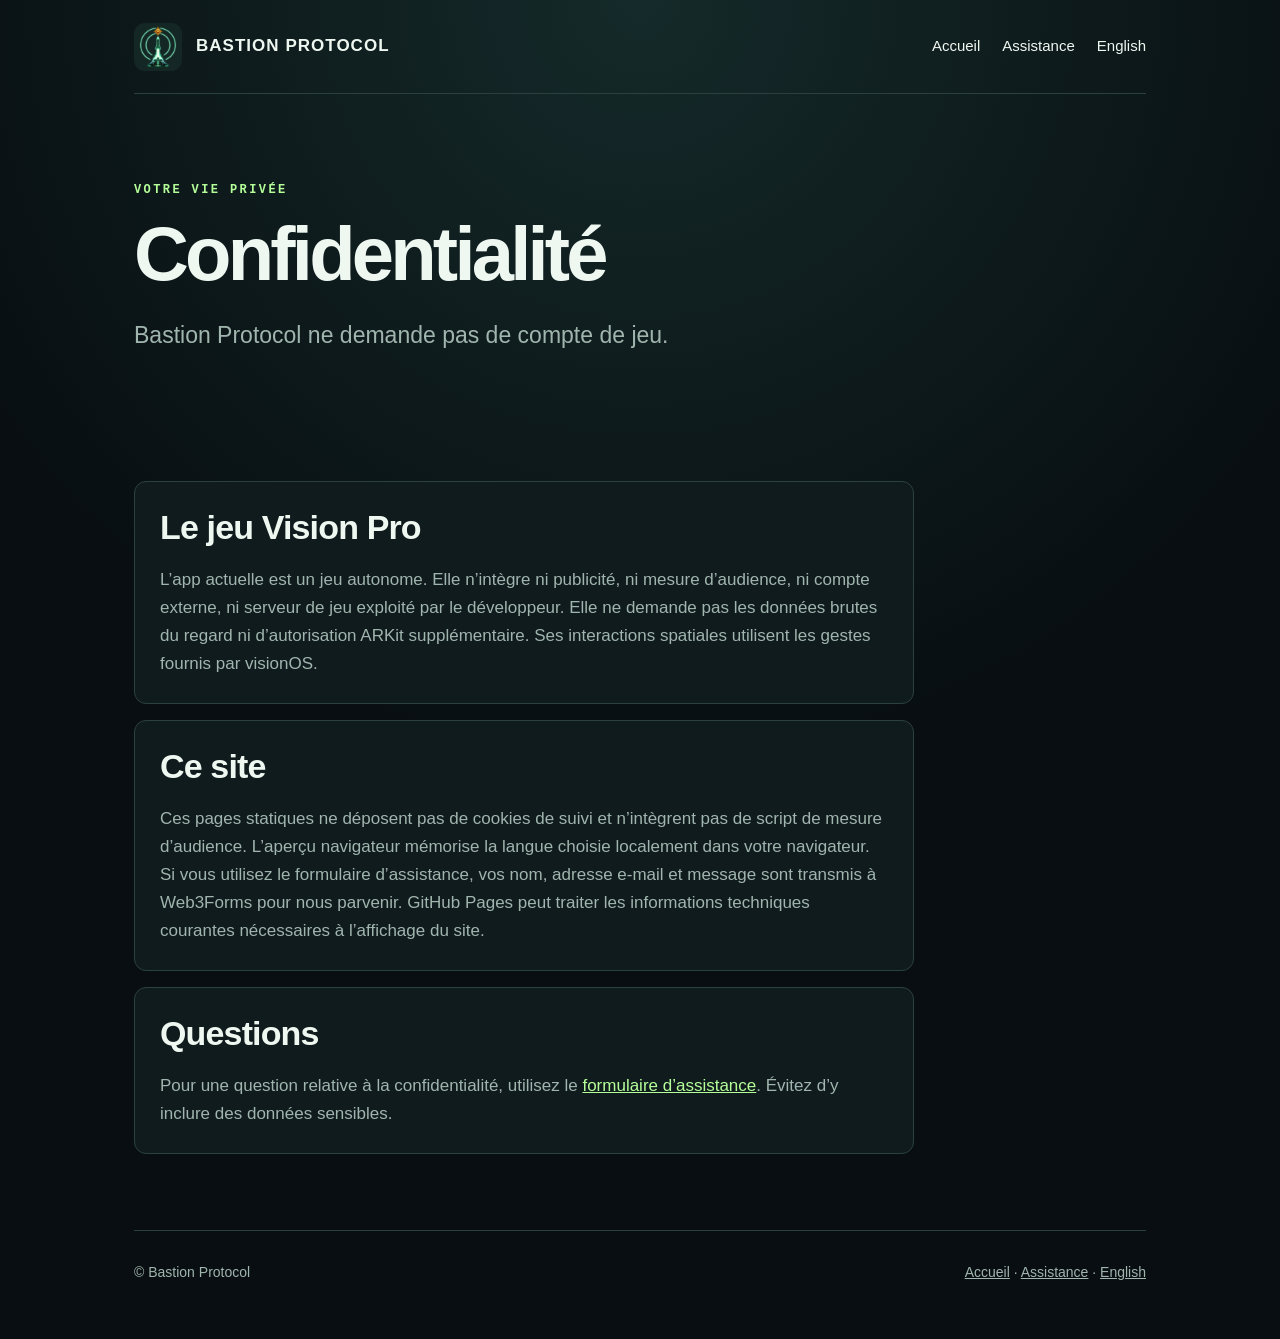
<file: fr/confidentialite.html>
<!doctype html><html lang="fr"><head><meta charset="utf-8"><meta name="viewport" content="width=device-width,initial-scale=1"><title>Bastion Protocol — Confidentialité</title><meta name="description" content="Informations sur la confidentialité du jeu et du site Bastion Protocol."><link rel="icon" href="../assets/icon.png"><link rel="stylesheet" href="../assets/site.css"><link rel="alternate" hreflang="en" href="../privacy.html"></head><body><div class="wrap"><header class="site"><img src="../assets/icon.png" alt="Icône Bastion Protocol"><span class="brand">Bastion Protocol</span><nav aria-label="Navigation principale"><a href="index.html">Accueil</a><a href="support.html">Assistance</a><a href="../privacy.html" lang="en">English</a></nav></header><main class="wide"><section class="hero"><p class="eyebrow">Votre vie privée</p><h1>Confidentialité</h1><p class="lead">Bastion Protocol ne demande pas de compte de jeu.</p></section><section class="section"><div class="stack"><div class="card"><h2>Le jeu Vision Pro</h2><p>L’app actuelle est un jeu autonome. Elle n’intègre ni publicité, ni mesure d’audience, ni compte externe, ni serveur de jeu exploité par le développeur. Elle ne demande pas les données brutes du regard ni d’autorisation ARKit supplémentaire. Ses interactions spatiales utilisent les gestes fournis par visionOS.</p></div><div class="card"><h2>Ce site</h2><p>Ces pages statiques ne déposent pas de cookies de suivi et n’intègrent pas de script de mesure d’audience. L’aperçu navigateur mémorise la langue choisie localement dans votre navigateur. Si vous utilisez le formulaire d’assistance, vos nom, adresse e-mail et message sont transmis à Web3Forms pour nous parvenir. GitHub Pages peut traiter les informations techniques courantes nécessaires à l’affichage du site.</p></div><div class="card"><h2>Questions</h2><p>Pour une question relative à la confidentialité, utilisez le <a href="support.html">formulaire d’assistance</a>. Évitez d’y inclure des données sensibles.</p></div></div></section></main><footer><span>© Bastion Protocol</span><span><a href="index.html">Accueil</a> · <a href="support.html">Assistance</a> · <a href="../privacy.html">English</a></span></footer></div></body></html>
</file>
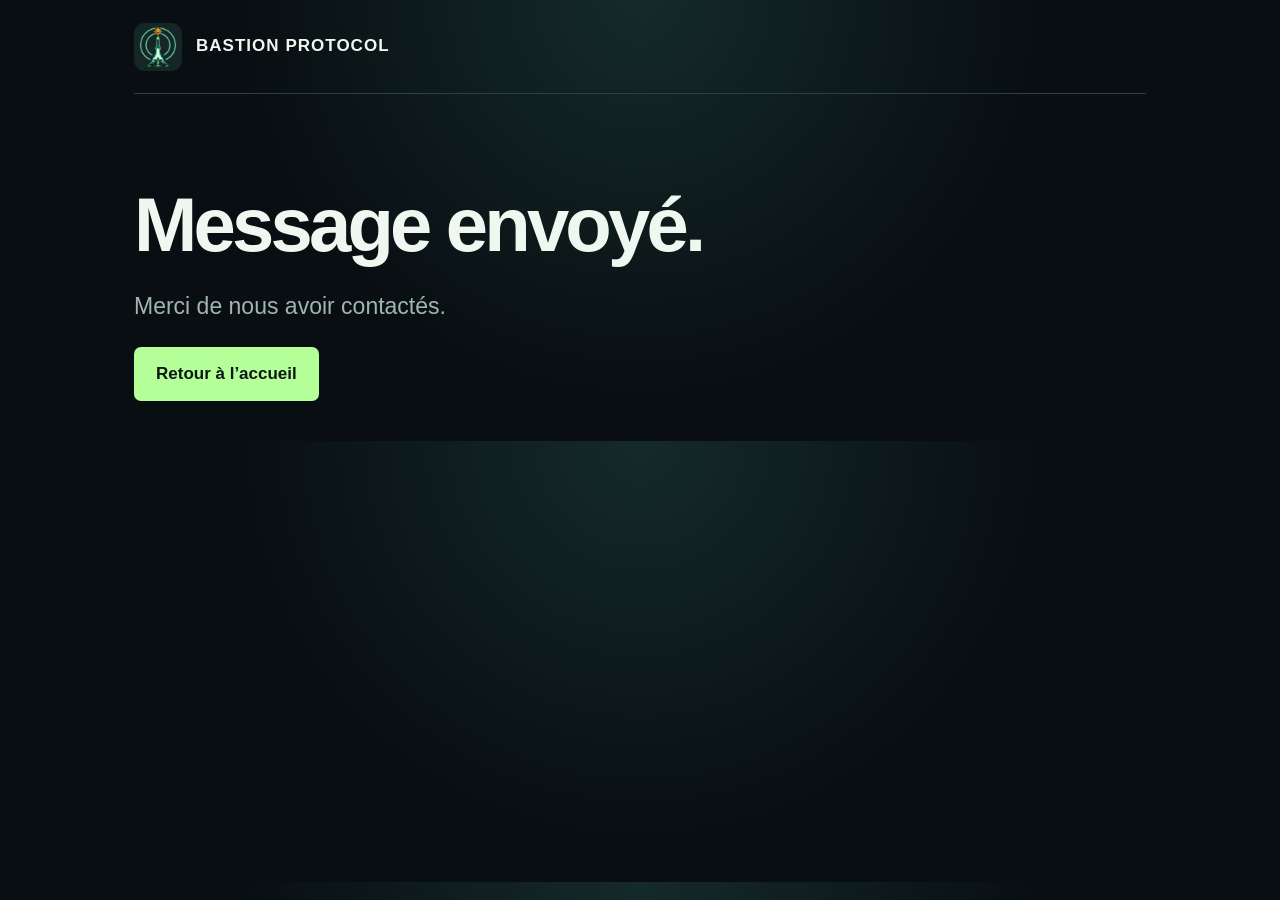
<file: fr/merci.html>
<!doctype html><html lang="fr"><head><meta charset="utf-8"><meta name="viewport" content="width=device-width,initial-scale=1"><title>Bastion Protocol — Merci</title><link rel="icon" href="../assets/icon.png"><link rel="stylesheet" href="../assets/site.css"></head><body><div class="wrap"><header class="site"><img src="../assets/icon.png" alt="Icône Bastion Protocol"><span class="brand">Bastion Protocol</span></header><main class="wide"><section class="hero"><h1>Message envoyé.</h1><p class="lead">Merci de nous avoir contactés.</p><a class="button" href="index.html">Retour à l’accueil</a></section></main></div></body></html>
</file>
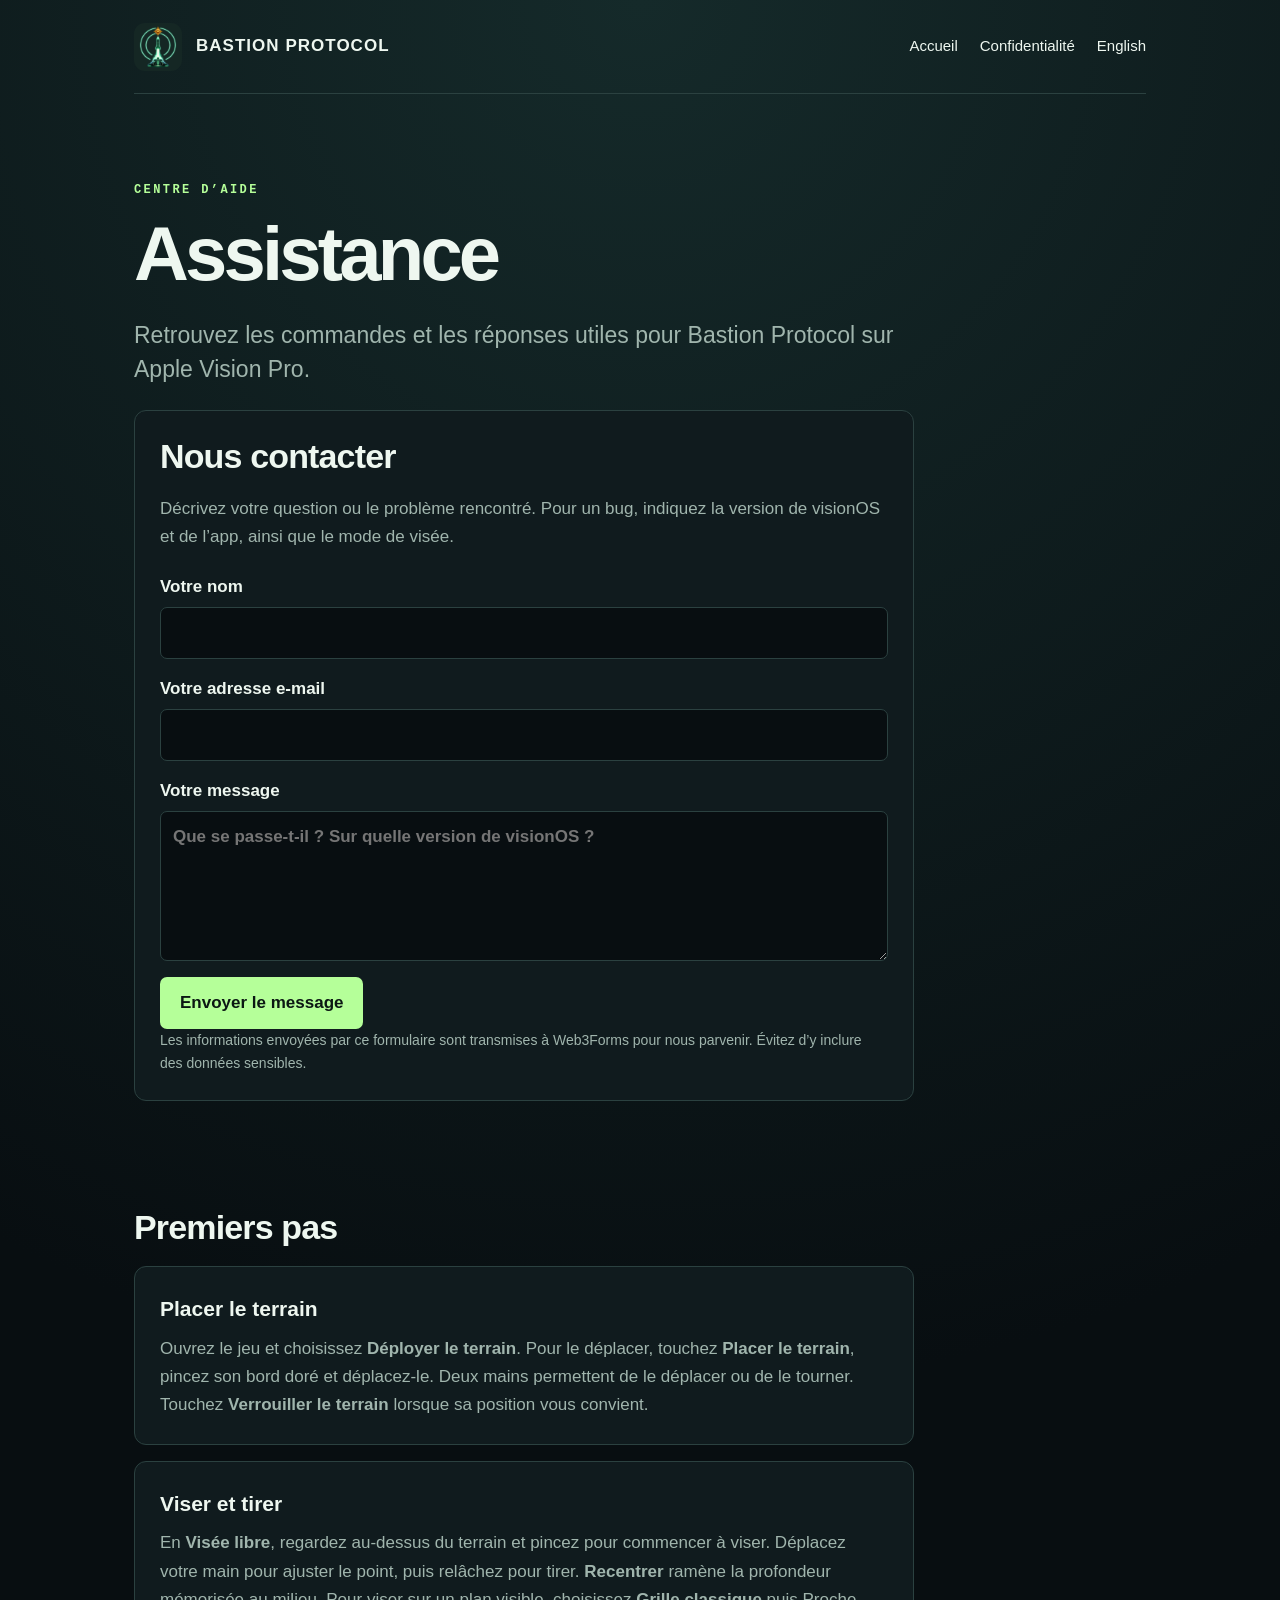
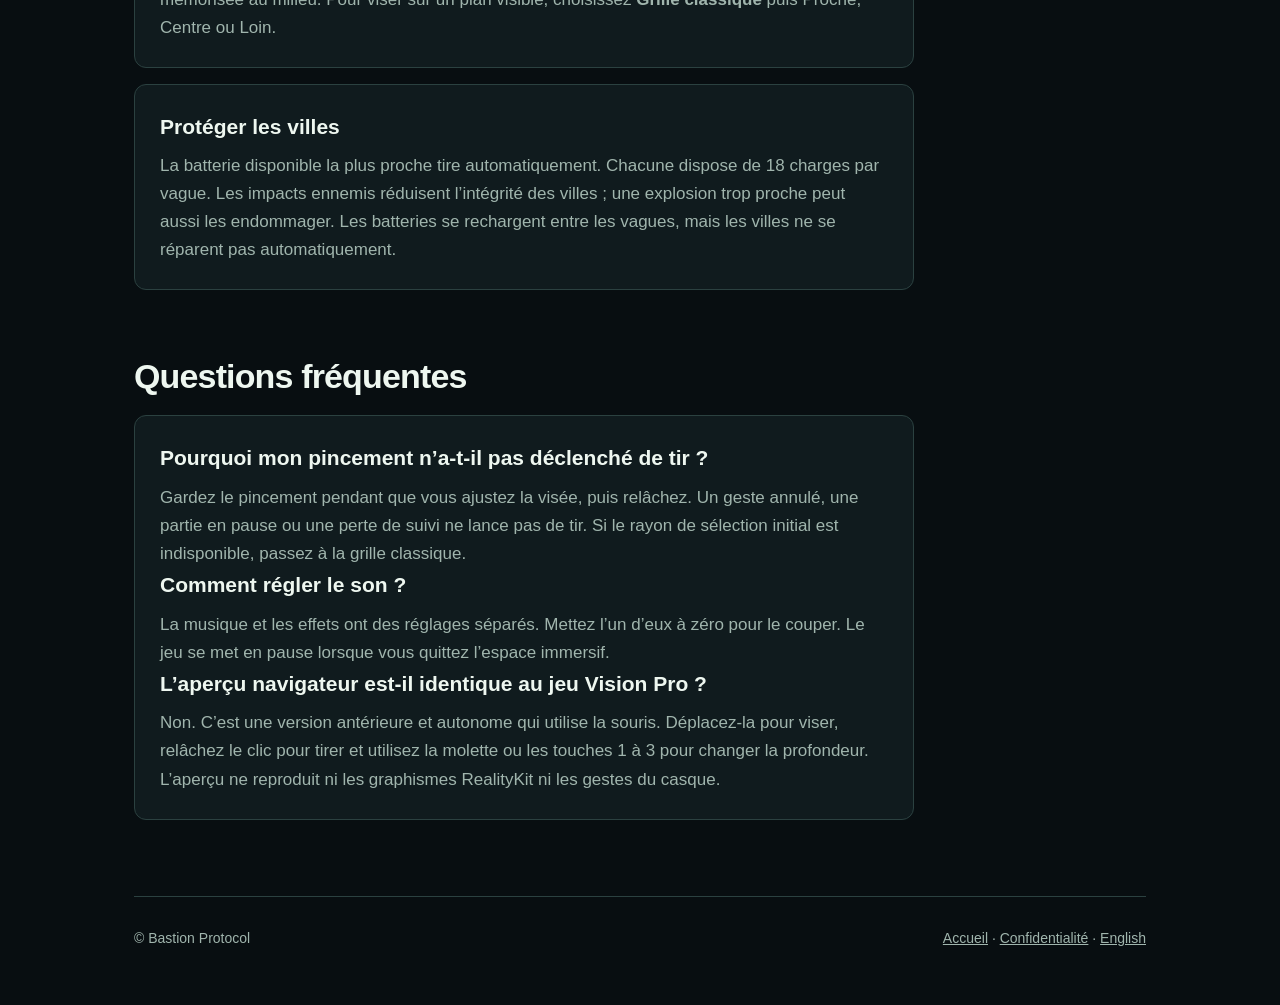
<file: fr/support.html>
<!doctype html><html lang="fr"><head><meta charset="utf-8"><meta name="viewport" content="width=device-width,initial-scale=1"><title>Bastion Protocol — Assistance</title><meta name="description" content="Aide pour la visée, le placement du terrain, le son et l’aperçu navigateur de Bastion Protocol."><link rel="icon" href="../assets/icon.png"><link rel="stylesheet" href="../assets/site.css"><link rel="alternate" hreflang="en" href="../support.html"></head><body><div class="wrap"><header class="site"><img src="../assets/icon.png" alt="Icône Bastion Protocol"><span class="brand">Bastion Protocol</span><nav aria-label="Navigation principale"><a href="index.html">Accueil</a><a href="confidentialite.html">Confidentialité</a><a href="../support.html" lang="en">English</a></nav></header><main class="wide"><section class="hero"><p class="eyebrow">Centre d’aide</p><h1>Assistance</h1><p class="lead">Retrouvez les commandes et les réponses utiles pour Bastion Protocol sur Apple Vision Pro.</p><div class="card"><h2>Nous contacter</h2><p>Décrivez votre question ou le problème rencontré. Pour un bug, indiquez la version de visionOS et de l’app, ainsi que le mode de visée.</p><form class="contact" action="https://api.web3forms.com/submit" method="POST"><input type="hidden" name="access_key" value="765ba727-a142-42ca-9aef-b8ec6f0c8cf2"><input type="hidden" name="subject" value="Bastion Protocol — demande d’assistance"><input type="hidden" name="from_name" value="Bastion Protocol support"><input type="hidden" name="redirect" value="https://rodo79.github.io/bastion-protocol-site/fr/merci.html"><input type="checkbox" name="botcheck" class="hp" tabindex="-1" autocomplete="off"><label>Votre nom<input name="name" type="text" required autocomplete="name"></label><label>Votre adresse e-mail<input name="email" type="email" required autocomplete="email"></label><label>Votre message<textarea name="message" required placeholder="Que se passe-t-il ? Sur quelle version de visionOS ?"></textarea></label><button type="submit">Envoyer le message</button></form><p class="small">Les informations envoyées par ce formulaire sont transmises à Web3Forms pour nous parvenir. Évitez d’y inclure des données sensibles.</p></div></section><section class="section"><h2>Premiers pas</h2><div class="stack"><div class="card"><h3>Placer le terrain</h3><p>Ouvrez le jeu et choisissez <strong>Déployer le terrain</strong>. Pour le déplacer, touchez <strong>Placer le terrain</strong>, pincez son bord doré et déplacez-le. Deux mains permettent de le déplacer ou de le tourner. Touchez <strong>Verrouiller le terrain</strong> lorsque sa position vous convient.</p></div><div class="card"><h3>Viser et tirer</h3><p>En <strong>Visée libre</strong>, regardez au-dessus du terrain et pincez pour commencer à viser. Déplacez votre main pour ajuster le point, puis relâchez pour tirer. <strong>Recentrer</strong> ramène la profondeur mémorisée au milieu. Pour viser sur un plan visible, choisissez <strong>Grille classique</strong> puis Proche, Centre ou Loin.</p></div><div class="card"><h3>Protéger les villes</h3><p>La batterie disponible la plus proche tire automatiquement. Chacune dispose de 18 charges par vague. Les impacts ennemis réduisent l’intégrité des villes ; une explosion trop proche peut aussi les endommager. Les batteries se rechargent entre les vagues, mais les villes ne se réparent pas automatiquement.</p></div></div></section><section class="section"><h2>Questions fréquentes</h2><div class="card"><h3>Pourquoi mon pincement n’a-t-il pas déclenché de tir ?</h3><p>Gardez le pincement pendant que vous ajustez la visée, puis relâchez. Un geste annulé, une partie en pause ou une perte de suivi ne lance pas de tir. Si le rayon de sélection initial est indisponible, passez à la grille classique.</p><h3>Comment régler le son ?</h3><p>La musique et les effets ont des réglages séparés. Mettez l’un d’eux à zéro pour le couper. Le jeu se met en pause lorsque vous quittez l’espace immersif.</p><h3>L’aperçu navigateur est-il identique au jeu Vision Pro ?</h3><p>Non. C’est une version antérieure et autonome qui utilise la souris. Déplacez-la pour viser, relâchez le clic pour tirer et utilisez la molette ou les touches 1 à 3 pour changer la profondeur. L’aperçu ne reproduit ni les graphismes RealityKit ni les gestes du casque.</p></div></section></main><footer><span>© Bastion Protocol</span><span><a href="index.html">Accueil</a> · <a href="confidentialite.html">Confidentialité</a> · <a href="../support.html">English</a></span></footer></div></body></html>
</file>
<file: assets/site.css>
:root{color-scheme:dark;--bg:#080e11;--panel:#101b1e;--text:#eef7f0;--muted:#a0b5ad;--line:#2b4140;--mint:#b5ff99;--cyan:#74d8d8}*{box-sizing:border-box}html{scroll-behavior:smooth}body{margin:0;background:radial-gradient(circle at 50% 0,#152a2a 0,#080e11 52%);color:var(--text);font:17px/1.65 -apple-system,BlinkMacSystemFont,"Segoe UI",sans-serif}a{color:var(--mint)}a:hover{text-decoration:none}a:focus-visible{outline:2px solid var(--mint);outline-offset:4px}.wrap{max-width:1060px;padding:0 24px;margin:auto}.site{display:flex;align-items:center;gap:14px;min-height:94px;border-bottom:1px solid var(--line)}.site img{width:48px;height:48px;object-fit:contain;border-radius:11px;background:#152724}.brand{font-weight:800;letter-spacing:.06em;text-transform:uppercase}.site nav{margin-left:auto;display:flex;gap:22px;flex-wrap:wrap;font-size:15px}.site nav a{text-decoration:none;color:var(--text)}.site nav a:hover{color:var(--mint)}.eyebrow{color:var(--mint);font:700 12px/1.4 ui-monospace,SFMono-Regular,monospace;letter-spacing:.2em;text-transform:uppercase}.hero{padding:76px 0 40px;max-width:820px}h1{font-size:clamp(42px,7vw,76px);line-height:1.08;letter-spacing:-.05em;margin:14px 0 22px}h2{font-size:clamp(25px,3vw,34px);line-height:1.2;letter-spacing:-.025em;margin:0 0 18px}h3{font-size:21px;margin:0 0 8px}.lead{color:var(--muted);font-size:clamp(19px,2.4vw,23px);line-height:1.5}.actions{display:flex;flex-wrap:wrap;gap:12px;margin:32px 0}.button{display:inline-block;padding:13px 22px;border-radius:7px;background:var(--mint);color:#0b1713;text-decoration:none;font-weight:750}.button.secondary{background:transparent;border:1px solid var(--line);color:var(--text)}.button:hover{filter:brightness(1.12)}.shots{display:grid;grid-template-columns:repeat(3,1fr);gap:12px;margin:14px 0 72px}.shots img{display:block;width:100%;height:auto;border:1px solid var(--line);border-radius:12px}.section{margin:66px 0}.grid{display:grid;grid-template-columns:repeat(3,1fr);gap:16px}.card{padding:25px;border:1px solid var(--line);border-radius:12px;background:var(--panel)}.card p{margin:0;color:var(--muted)}.card ul{padding-left:20px;margin:0;color:var(--muted)}.card li+li{margin-top:10px}.wide{max-width:780px}.stack{display:grid;gap:16px}.stack .card h3:not(:first-child){margin-top:24px}footer{border-top:1px solid var(--line);padding:30px 0 55px;margin-top:76px;display:flex;justify-content:space-between;gap:20px;flex-wrap:wrap;color:var(--muted);font-size:14px}footer a{color:var(--muted)}.notice{border-left:3px solid var(--mint);padding-left:18px;color:var(--muted)}@media(max-width:700px){.site{align-items:flex-start;padding:20px 0;flex-wrap:wrap}.site nav{margin-left:0;width:100%;gap:16px}.hero{padding:45px 0 20px}.shots{grid-template-columns:1fr;margin-bottom:45px}.grid{grid-template-columns:1fr}.section{margin:45px 0}footer{margin-top:50px}}
.contact{display:grid;gap:16px;margin-top:22px}.contact label{display:grid;gap:6px;font-weight:650}.contact input[type=text],.contact input[type=email],.contact textarea{font:inherit;color:var(--text);background:var(--bg);border:1px solid var(--line);border-radius:7px;padding:11px 12px;width:100%}.contact textarea{min-height:150px;resize:vertical}.contact button{font:inherit;font-weight:750;background:var(--mint);color:#0b1713;border:0;border-radius:7px;padding:12px 20px;justify-self:start;cursor:pointer}.contact button:hover{filter:brightness(1.12)}.hp{position:absolute;left:-9999px}.small{font-size:14px;color:var(--muted)!important}
</file>
